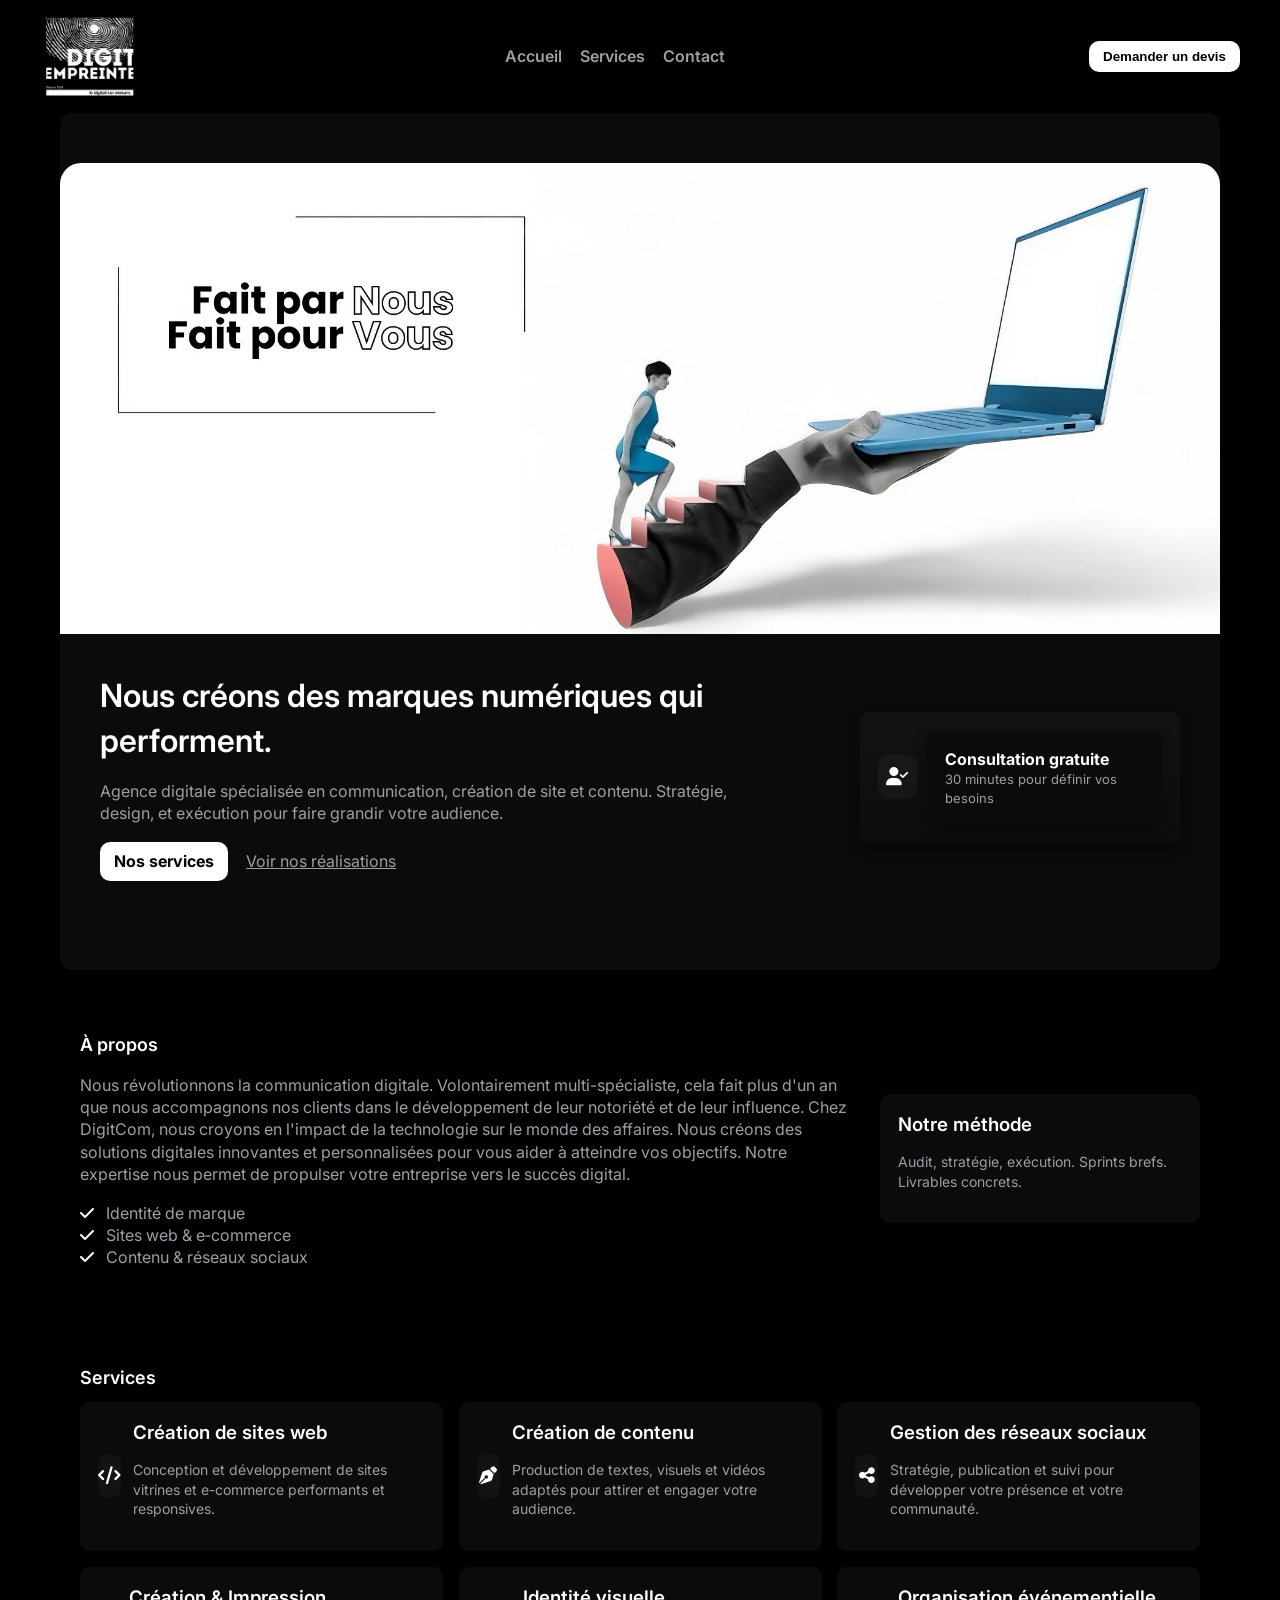
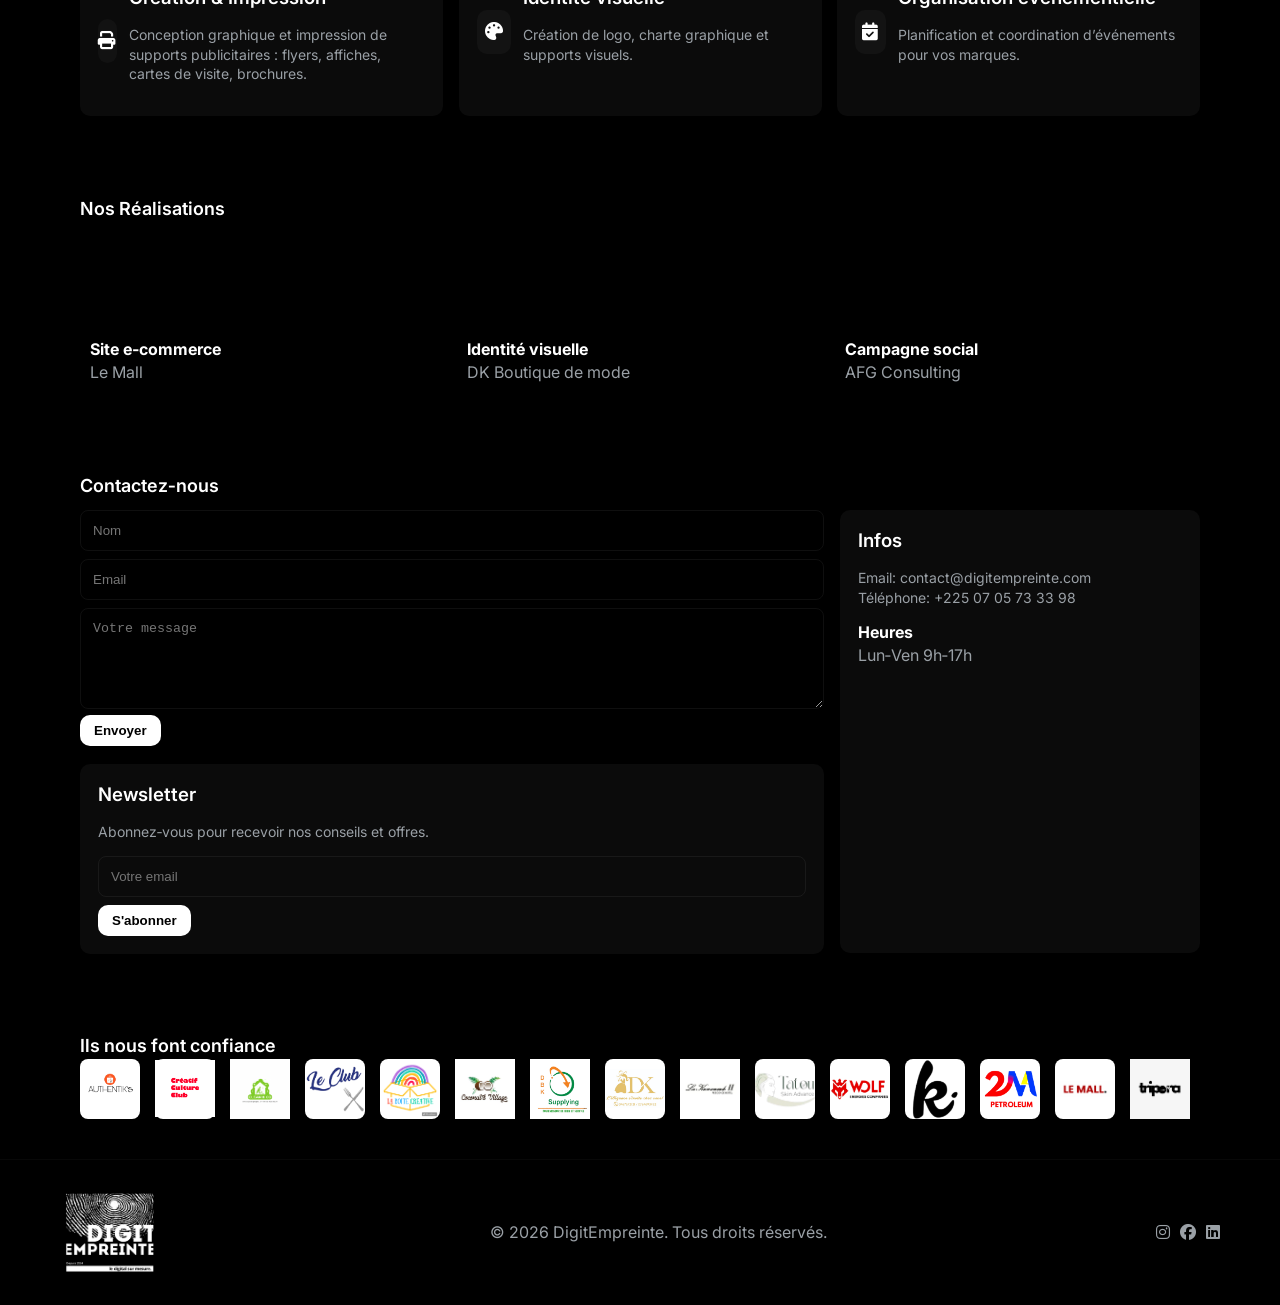
<file: index.html>
<!doctype html>
<html lang="fr">
<head>
    <meta charset="utf-8">
    <meta name="viewport" content="width=device-width,initial-scale=1">
    <title>DigitEmpreinte</title>
    <link rel="preconnect" href="https://fonts.gstatic.com">
    <link href="https://fonts.googleapis.com/css2?family=Inter:wght@300;400;600;700&display=swap" rel="stylesheet">
    <!-- Font Awesome -->
<!-- Font Awesome -->
    <link rel="stylesheet" href="https://cdnjs.cloudflare.com/ajax/libs/font-awesome/6.5.0/css/all.min.css" />
    <link rel="stylesheet" href="style.css">
</head>
<body>
<!-- HTML Header portion avec logo image -->
<header>
  <div class="container nav">
    <div class="brand">
      <img src="images/logo.png" alt="Logo Mon Agence" style="width:100px;height:auto;border-radius:8px;object-fit:cover">
    </div>
    <nav>
      <ul>
        <li><a href="#accueil">Accueil</a></li>
        <li><a href="services.html">Services</a></li>
        <li><a href="contact.html">Contact</a></li>
      </ul>
    </nav>
    <div class="cta">
      <button class="btn" onclick="location.href='form.html'">Demander un devis</button>
      <button class="hamburger" id="hambBtn" aria-label="menu"><i class="fa-solid fa-bars"></i></button>
    </div>
  </div>
  <div class="mobile-nav container" id="mobileNav">
    <a href="index.html"><i class="fa-solid fa-house"></i> Accueil</a>
    <a href="services.html"><i class="fa-solid fa-gear"></i> Services</a>
    <a href="contact.html"><i class="fa-solid fa-envelope"></i> Contact</a>
  </div>
</header>


  <main class="container">
    <!-- HERO -->
    <section id="accueil" class="hero">
    <div class="hero-img">
    <img src="images/hero.jpg" alt="Image Hero" style="width:auto; border-top-left-radius:21px; border-top-right-radius:21px">
    </div>
    <div class="hero-inner">
        <div style="flex:1">
          <h1>Nous créons des marques numériques qui performent.</h1>
          <p>Agence digitale spécialisée en communication, création de site et contenu. Stratégie, design, et exécution pour faire grandir votre audience.</p>
          <div style="margin-top:18px;display:flex;gap:10px;align-items:center">
            <a class="btn" href="#services">Nos services</a>
            <a class="muted" href="#lafabrik" style="text-decoration:underline;padding:8px">Voir nos réalisations</a>
          </div>
        </div>
        <div style="width:320px">
          <div class="card" style="padding:18px;background:linear-gradient(180deg, rgba(255,255,255,0.03), rgba(255,255,255,0.01));">
            <div style="display:flex;gap:10px;align-items:center">
              <div class="icon"><i class="fa-solid fa-user-check"></i></div>
              <div class="card">
                <div style="font-weight:700">Consultation gratuite</div>
                <div class="muted" style="font-size:13px">30 minutes pour définir vos besoins</div>
              </div>
            </div>
          </div>
        </div>
      </div>
    </section>

    <!-- A PROPOS -->
    <section id="apropos">
      <div class="container">
        <div class="about">
          <div>
            <h2>À propos</h2>
            <p class="muted">Nous révolutionnons la communication digitale. Volontairement multi-spécialiste, cela fait plus d'un an que nous accompagnons nos clients dans le développement de leur notoriété et de leur influence.
            Chez DigitCom, nous croyons en l'impact de la technologie sur le monde des affaires. Nous créons des solutions digitales innovantes et personnalisées pour vous aider à atteindre vos objectifs. Notre expertise nous permet de propulser votre entreprise vers le succès digital.</p>
            <ul style="margin-top:12px;list-style:none;padding:0">
              <li class="muted"><i class="fa-solid fa-check" style="margin-right:8px;color:var(--accent)"></i> Identité de marque</li>
              <li class="muted"><i class="fa-solid fa-check" style="margin-right:8px;color:var(--accent)"></i> Sites web & e‑commerce</li>
              <li class="muted"><i class="fa-solid fa-check" style="margin-right:8px;color:var(--accent)"></i> Contenu & réseaux sociaux</li>
            </ul>
          </div>
          <div>
            <div class="card">
              <h3>Notre méthode</h3>
              <p class="muted">Audit, stratégie, exécution. Sprints brefs. Livrables concrets.</p>
            </div>
          </div>
        </div>
      </div>
    </section>

    <!-- SERVICES -->
    <section id="services">
        <div class="container">
            <h2>Services</h2>
            <div class="services-grid" style="margin-top:12px">

              <article class="card">
                  <div style="display:flex;gap:12px;align-items:center">
                    <div class="icon"><i class="fa-solid fa-code"></i></div>
                    <div>
                        <h3>Création de sites web</h3>
                        <p class="muted">Conception et développement de sites vitrines et e-commerce performants et responsives.</p>
                    </div>
                  </div>
              </article>

              <article class="card">
                  <div style="display:flex;gap:12px;align-items:center">
                  <div class="icon"><i class="fa-solid fa-pen-nib"></i></div>
                  <div>
                      <h3>Création de contenu</h3>
                      <p class="muted">Production de textes, visuels et vidéos adaptés pour attirer et engager votre audience.</p>
                  </div>
                  </div>
              </article>

              <article class="card">
                  <div style="display:flex;gap:12px;align-items:center">
                  <div class="icon"><i class="fa-solid fa-share-nodes"></i></div>
                  <div>
                      <h3>Gestion des réseaux sociaux</h3>
                      <p class="muted">Stratégie, publication et suivi pour développer votre présence et votre communauté.</p>
                  </div>
                  </div>
              </article>

              <article class="card">
                <div style="display:flex;gap:12px;align-items:center">
                  <div class="icon"><i class="fa-solid fa-print"></i></div>
                  <div>
                    <h3>Création & Impression</h3>
                    <p class="muted">Conception graphique et impression de supports publicitaires : flyers, affiches, cartes de visite, brochures.</p>
                  </div>
                </div>
              </article>

              <article class="card">
                <div style="display:flex;gap:12px;align-items:center">
                  <div class="icon"><i class="fa-solid fa-palette"></i></div>
                  <div>
                    <h3>Identité visuelle</h3>
                    <p class="muted">Création de logo, charte graphique et supports visuels.</p>
                  </div>
                </div>
              </article>

              <article class="card">
                <div style="display:flex;gap:12px;align-items:center">
                  <div class="icon"><i class="fa-solid fa-calendar-check"></i></div>
                  <div>
                    <h3>Organisation événementielle</h3>
                    <p class="muted">Planification et coordination d’événements pour vos marques.</p>
                  </div>
                </div>
              </article>

            </div>
        </div>
    </section>


    <!-- REALISATIONS / LA FABRIK -->
    <section id="lafabrik">
      <div class="container">
        <h2>Nos Réalisations</h2>
        <div class="portfolio-grid" style="margin-top:12px">
          <div class="portfolio-item" style="background-image:url('https://images.unsplash.com/photo-1498050108023-c5249f4df085?q=80&w=1200&auto=format&fit=crop')">
            <div class="overlay"><div><strong>Site e‑commerce</strong><div class="muted">Le Mall</div></div></div>
          </div>
          <div class="portfolio-item" style="background-image:url('https://images.unsplash.com/photo-1507679799987-c73779587ccf?q=80&w=1200&auto=format&fit=crop')">
            <div class="overlay"><div><strong>Identité visuelle</strong><div class="muted">DK Boutique de mode</div></div></div>
          </div>
          <div class="portfolio-item" style="background-image:url('https://images.unsplash.com/photo-1517245386807-bb43f82c33c4?q=80&w=1200&auto=format&fit=crop')">
            <div class="overlay"><div><strong>Campagne social</strong><div class="muted">AFG Consulting</div></div></div>
          </div>
        </div>
      </div>
    </section>

    <!-- CONTACT / NEWSLETTER -->
    <section id="contact">
      <div class="container">
        <h2>Contactez‑nous</h2>
        <div class="contact-grid" style="margin-top:12px">
          <div>
            <form onsubmit="event.preventDefault();alert('Message envoyé (demo)')">
              <input type="text" name="name" placeholder="Nom" required>
              <input type="email" name="email" placeholder="Email" required style="margin-top:8px">
              <textarea name="message" rows="5" placeholder="Votre message" style="margin-top:8px"></textarea>
              <button class="btn submit" type="submit">Envoyer</button>
            </form>
            <div style="margin-top:18px" class="card">
              <h3>Newsletter</h3>
              <p class="muted">Abonnez‑vous pour recevoir nos conseils et offres.</p>
              <form onsubmit="event.preventDefault();alert('Inscription newsletter (demo)')" style="margin-top:8px">
                <input type="email" placeholder="Votre email" required>
                <button class="btn" type="submit" style="margin-top:8px">S'abonner</button>
              </form>
            </div>
          </div>
          <aside class="card">
            <h3>Infos</h3>
            <p class="muted">Email: contact@digitempreinte.com<br>Téléphone: +225 07 05 73 33 98</p>
            <div style="margin-top:12px"><strong>Heures</strong><div class="muted">Lun‑Ven 9h‑17h</div></div>
          </aside>
        </div>
      </div>
    </section>

    <!-- CLIENTS -->
    <section id="clients">
      <div class="container">
        <h2>Ils nous font confiance</h2>
        <div class="clients">
          <div class="client-img">
            <img src="images/athen.PNG" alt="Brand A">
          </div>
          <div class="client-img">
            <img src="images/ccc.PNG" alt="Brand A">
          </div>
          <div class="client-img">
            <img src="images/cleanco.PNG" alt="Brand A">
          </div>
          <div class="client-img">
            <img src="images/club.PNG" alt="Brand A">
          </div>
          <div class="client-img">
            <img src="images/lbc.PNG" alt="Brand A">
          </div>
          <div class="client-img">
            <img src="images/coconut.jpg" alt="Brand A">
          </div>
          <div class="client-img">
            <img src="images/dbk.jpeg" alt="Brand A">
          </div>
          <div class="client-img">
            <img src="images/dk.jpg" alt="Brand A">
          </div>
          <div class="client-img">
            <img src="images/kamonarde.jpg" alt="Brand A">
          </div>
          <div class="client-img">
            <img src="images/tatou.PNG" alt="Brand A">
          </div>
          <div class="client-img">
            <img src="images/wec.PNG" alt="Brand A">
          </div>
          <div class="client-img">
            <img src="images/klaman.png" alt="Brand A">
          </div>
          <div class="client-img">
            <img src="images/2ma.PNG" alt="Brand A">
          </div>
          <div class="client-img">
            <img src="images/lemall.png" alt="Brand A">
          </div>
          <div class="client-img">
            <img src="images/tripora.png" alt="Brand A">
          </div>
        </div>
      </div>
    </section>
  </main>

  <footer>
    <div class="container" style="display:flex;justify-content:space-between;align-items:center;gap:12px;flex-wrap:wrap">
      <div class="brand">
        <img src="images/logo.png" alt="Logo Mon Agence" style="width:100px;height:auto;border-radius:8px;object-fit:cover">
      </div>
      <div class="muted">© <span id="year"></span> DigitEmpreinte. Tous droits réservés.</div>
      <div style="display:flex;gap:10px;align-items:center">
        <a href="#" class="muted"><i class="fa-brands fa-instagram"></i></a>
        <a href="#" class="muted"><i class="fa-brands fa-facebook"></i></a>
        <a href="#" class="muted"><i class="fa-brands fa-linkedin"></i></a>
      </div>
    </div>
  </footer>

  <script src="script.js"></script>
</body>
</html>
</file>
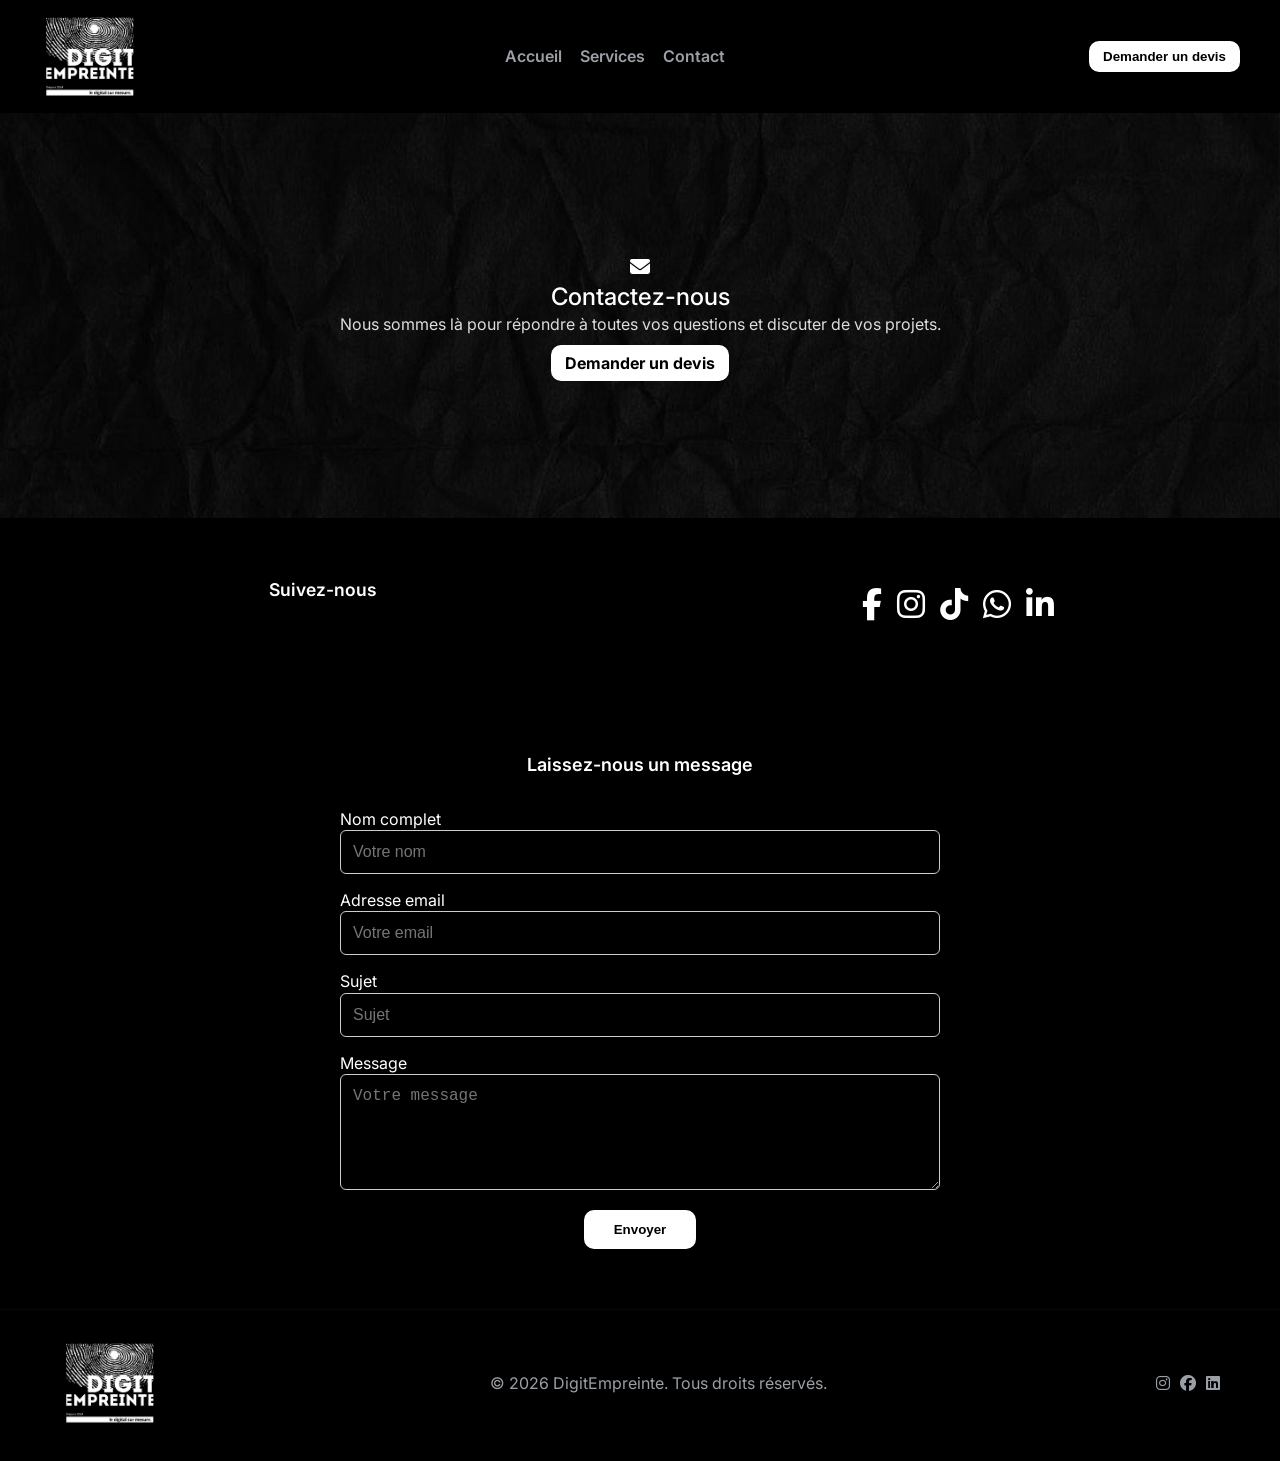
<file: contact.html>
<!doctype html>
<html lang="fr">
<head>
    <meta charset="utf-8">
    <meta name="viewport" content="width=device-width,initial-scale=1">
    <title>DigitEmpreinte</title>
    <link rel="preconnect" href="https://fonts.gstatic.com">
    <link href="https://fonts.googleapis.com/css2?family=Inter:wght@300;400;600;700&display=swap" rel="stylesheet">
    <!-- Font Awesome -->
<!-- Font Awesome -->
    <link rel="stylesheet" href="https://cdnjs.cloudflare.com/ajax/libs/font-awesome/6.5.0/css/all.min.css" />
    <link rel="stylesheet" href="style.css">
</head>
<body>
<!-- HTML Header portion avec logo image -->
<header>
  <div class="container nav">
    <div class="brand">
      <img src="images/logo.png" alt="Logo Mon Agence" style="width:100px;height:auto;border-radius:8px;object-fit:cover">
    </div>
    <nav>
      <ul>
        <li><a href="index.html">Accueil</a></li>
        <li><a href="services.html">Services</a></li>
        <li><a href="contact.html">Contact</a></li>
      </ul>
    </nav>
    <div class="cta">
      <button class="btn" onclick="location.href='form.html'">Demander un devis</button>
      <button class="hamburger" id="hambBtn" aria-label="menu"><i class="fa-solid fa-bars"></i></button>
    </div>
  </div>
  <div class="mobile-nav container" id="mobileNav">
    <a href="index.html"><i class="fa-solid fa-house"></i> Accueil</a>
    <a href="services.html"><i class="fa-solid fa-gear"></i> Services</a>
    <a href="contact.html"><i class="fa-solid fa-envelope"></i> Contact</a>
  </div>
</header>

  <!-- Hero -->
  <section class="hero-service" style="background:url('images/font.jpg') center/cover no-repeat;">
      <div class="hero-content">
        <i class="fa-solid fa-envelope fa-3x"></i>
        <h1>Contactez-nous</h1>
        <p>Nous sommes là pour répondre à toutes vos questions et discuter de vos projets.</p>
        <a href="form.html" class="btn">Demander un devis</a>
      </div>
  </section>

  <!-- Contact details -->
    <div class="contact-item">
        <h3>Suivez-nous</h3>
        <div class="social-icons">
            <a href="https://www.facebook.com/LaFabrikCI" target="_blank"><i class="fa-brands fa-facebook-f"></i></a>
            <a href="https://www.instagram.com/lafabrikci" target="_blank"><i class="fa-brands fa-instagram"></i></a>
            <a href="https://www.tiktok.com/@lafabrikci" target="_blank"><i class="fa-brands fa-tiktok"></i></a>
            <a href="https://wa.me/22500000000" target="_blank"><i class="fa-brands fa-whatsapp"></i></a>
            <a href="https://www.linkedin.com/company/lafabrik" target="_blank"><i class="fa-brands fa-linkedin-in"></i></a>
        </div>
    </div>

  <!-- Formulaire -->
  <section class="contact-form" id="form-contact">
    <div class="container">
      <h2>Laissez-nous un message</h2>
        <form id="contact-form" action="mailto:contact@lafabrik.com" method="POST" enctype="text/plain">
            <div class="form-group">
                <label for="name">Nom complet</label>
                <input type="text" id="name" name="name" placeholder="Votre nom" required>
            </div>
            <div class="form-group">
                <label for="email">Adresse email</label>
                <input type="email" id="email" name="email" placeholder="Votre email" required>
            </div>
            <div class="form-group">
                <label for="subject">Sujet</label>
                <input type="text" id="subject" name="subject" placeholder="Sujet" required>
            </div>
            <div class="form-group">
                <label for="message">Message</label>
                <textarea id="message" name="message" rows="5" placeholder="Votre message" required></textarea>
            </div>
            <button type="submit" class="btn">Envoyer</button>
        </form>
    </div>
  </section>

  <!-- Footer -->
  <footer>
    <div class="container" style="display:flex;justify-content:space-between;align-items:center;gap:12px;flex-wrap:wrap">
      <div class="brand">
        <img src="images/logo.png" alt="Logo Mon Agence" style="width:100px;height:auto;border-radius:8px;object-fit:cover">
      </div>
      <div class="muted">© <span id="year"></span> DigitEmpreinte. Tous droits réservés.</div>
      <div style="display:flex;gap:10px;align-items:center">
        <a href="#" class="muted"><i class="fa-brands fa-instagram"></i></a>
        <a href="#" class="muted"><i class="fa-brands fa-facebook"></i></a>
        <a href="#" class="muted"><i class="fa-brands fa-linkedin"></i></a>
      </div>
    </div>
  </footer>

  <script src="script.js"></script>
</body>
</html>
</file>
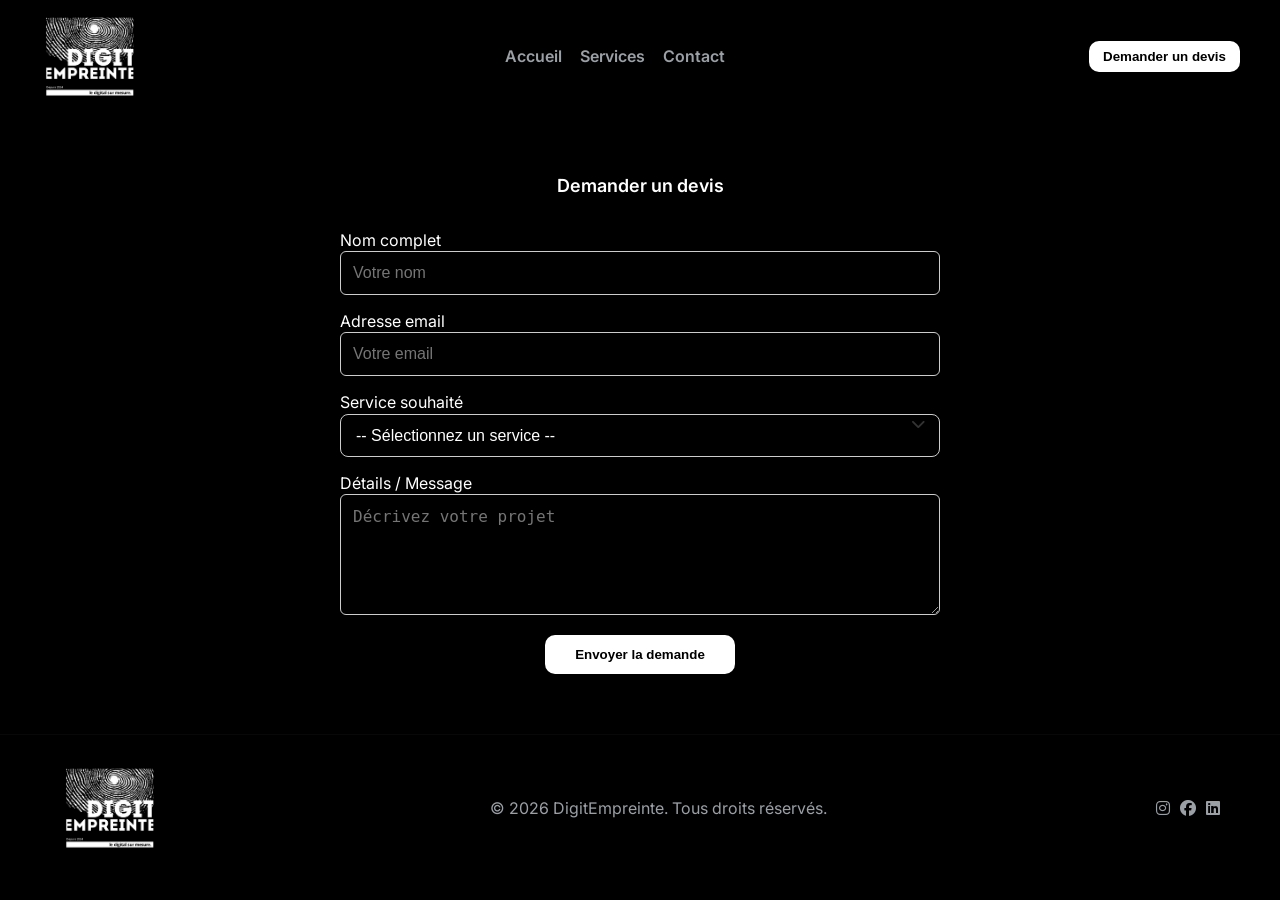
<file: form.html>
<!doctype html>
<html lang="fr">
<head>
    <meta charset="utf-8">
    <meta name="viewport" content="width=device-width,initial-scale=1">
    <title>DigitEmpreinte</title>
    <link rel="preconnect" href="https://fonts.gstatic.com">
    <link href="https://fonts.googleapis.com/css2?family=Inter:wght@300;400;600;700&display=swap" rel="stylesheet">
    <!-- Font Awesome -->
<!-- Font Awesome -->
    <link rel="stylesheet" href="https://cdnjs.cloudflare.com/ajax/libs/font-awesome/6.5.0/css/all.min.css" />
    <link rel="stylesheet" href="style.css">
</head>
<body>
<!-- HTML Header portion avec logo image -->
<header>
  <div class="container nav">
    <div class="brand">
      <img src="images/logo.png" alt="Logo Mon Agence" style="width:100px;height:auto;border-radius:8px;object-fit:cover">
    </div>
    <nav>
      <ul>
        <li><a href="index.html">Accueil</a></li>
        <li><a href="services.html">Services</a></li>
        <li><a href="contact.html">Contact</a></li>
      </ul>
    </nav>
    <div class="cta">
      <button class="btn" onclick="location.href='#contact'">Demander un devis</button>
      <button class="hamburger" id="hambBtn" aria-label="menu"><i class="fa-solid fa-bars"></i></button>
    </div>
  </div>
  <div class="mobile-nav container" id="mobileNav">
    <a href="index.html"><i class="fa-solid fa-house"></i> Accueil</a>
    <a href="services.html"><i class="fa-solid fa-gear"></i> Services</a>
    <a href="contact.html"><i class="fa-solid fa-envelope"></i> Contact</a>
  </div>
</header>

<section class="contact-form" id="form-devis">
  <div class="container">
    <h2>Demander un devis</h2>
    <form action="mailto:contact@lafabrik.com" method="POST" enctype="text/plain">
      <div class="form-group">
        <label for="name">Nom complet</label>
        <input type="text" id="name" name="name" placeholder="Votre nom" required>
      </div>

      <div class="form-group">
        <label for="email">Adresse email</label>
        <input type="email" id="email" name="email" placeholder="Votre email" required>
      </div>

        <div class="form-group select-wrapper">
        <label for="service">Service souhaité</label>
        <select id="service" name="service" required>
            <option value="">-- Sélectionnez un service --</option>
            <option value="Création de site web">Création de site web</option>
            <option value="Création de contenu">Création de contenu</option>
            <option value="Gestion des réseaux sociaux">Gestion des réseaux sociaux</option>
            <option value="Création & Impression">Création & Impression</option>
            <option value="Identité visuelle">Identité visuelle</option>
            <option value="Organisation événementielle">Organisation événementielle</option>
        </select>
        </div>

      <div class="form-group">
        <label for="details">Détails / Message</label>
        <textarea id="details" name="details" rows="5" placeholder="Décrivez votre projet" required></textarea>
      </div>

      <button type="submit" class="btn">Envoyer la demande</button>
    </form>
  </div>
</section>
 <!-- Footer -->
  <footer>
    <div class="container" style="display:flex;justify-content:space-between;align-items:center;gap:12px;flex-wrap:wrap">
      <div class="brand">
        <img src="images/logo.png" alt="Logo Mon Agence" style="width:100px;height:auto;border-radius:8px;object-fit:cover">
      </div>
      <div class="muted">© <span id="year"></span> DigitEmpreinte. Tous droits réservés.</div>
      <div style="display:flex;gap:10px;align-items:center">
        <a href="#" class="muted"><i class="fa-brands fa-instagram"></i></a>
        <a href="#" class="muted"><i class="fa-brands fa-facebook"></i></a>
        <a href="#" class="muted"><i class="fa-brands fa-linkedin"></i></a>
      </div>
    </div>
  </footer>

  <script src="script.js"></script>
</body>
</html>
</file>
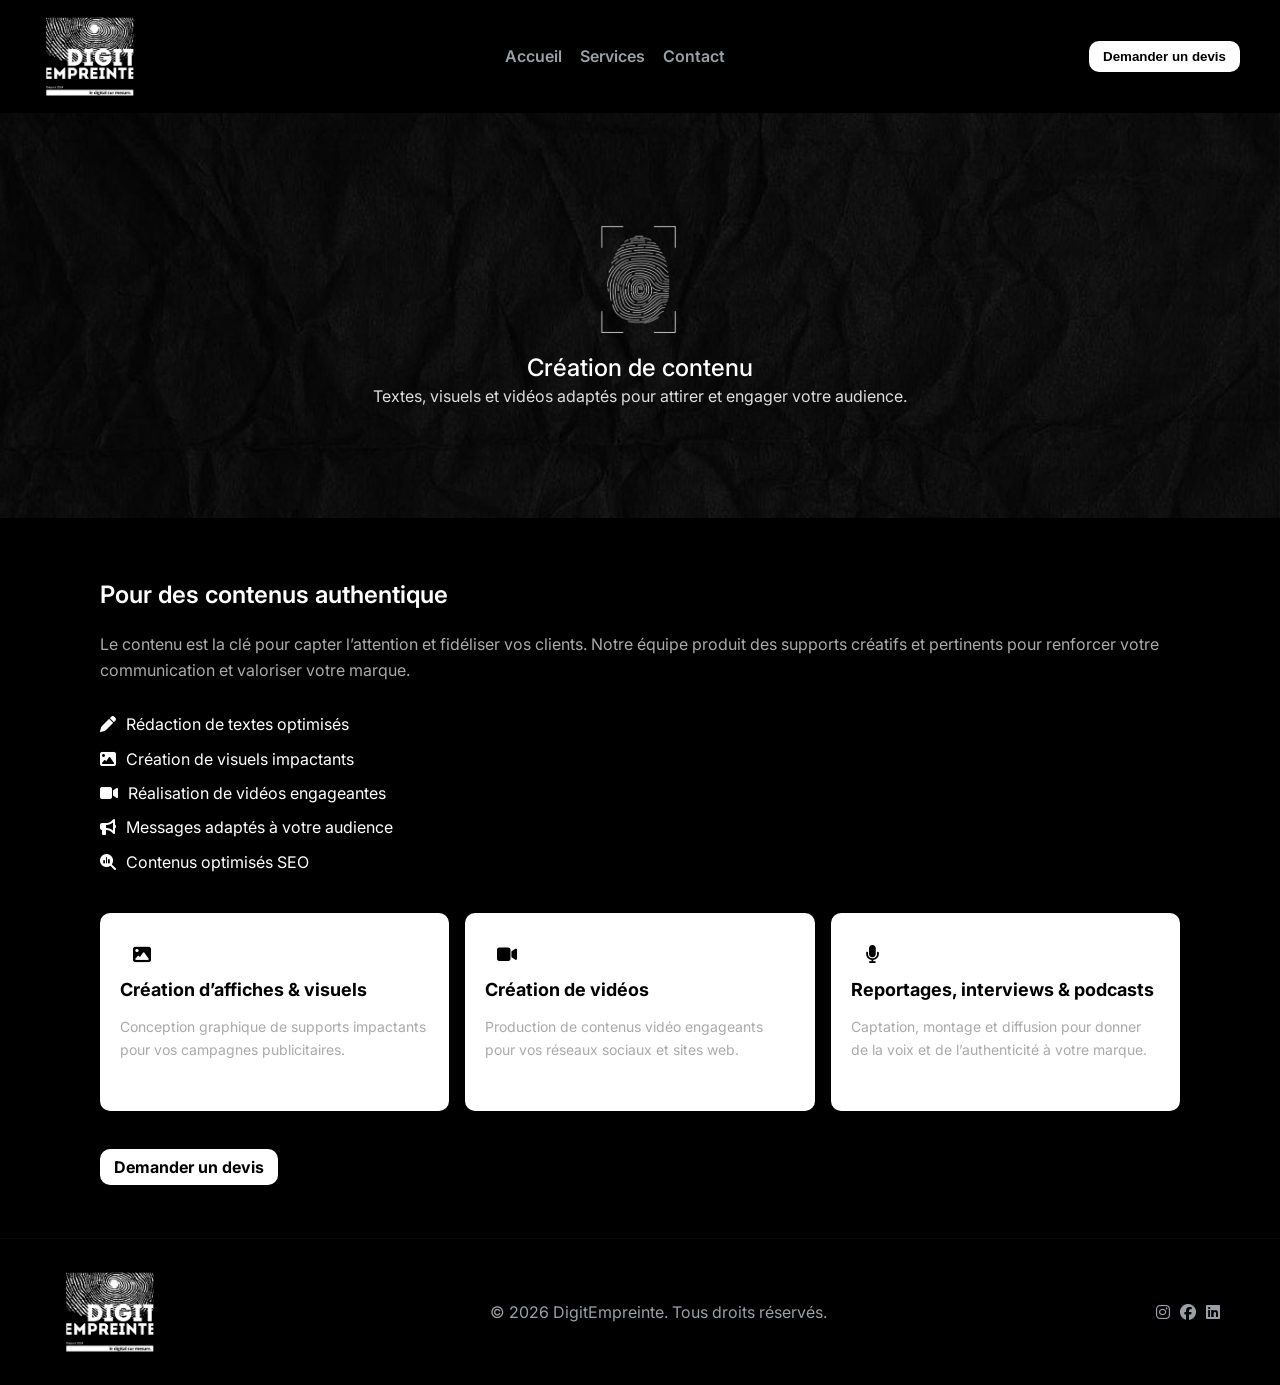
<file: service-contenu.html>
<!doctype html>
<html lang="fr">
<head>
    <meta charset="utf-8">
    <meta name="viewport" content="width=device-width,initial-scale=1">
    <title>DigitEmpreinte</title>
    <link rel="preconnect" href="https://fonts.gstatic.com">
    <link href="https://fonts.googleapis.com/css2?family=Inter:wght@300;400;600;700&display=swap" rel="stylesheet">
    <!-- Font Awesome -->
<!-- Font Awesome -->
    <link rel="stylesheet" href="https://cdnjs.cloudflare.com/ajax/libs/font-awesome/6.5.0/css/all.min.css" />
    <link rel="stylesheet" href="style.css">
</head>
<body>
<!-- HTML Header portion avec logo image -->
<header>
  <div class="container nav">
    <div class="brand">
      <img src="images/logo.png" alt="Logo Mon Agence" style="width:100px;height:auto;border-radius:8px;object-fit:cover">
    </div>
    <nav>
      <ul>
        <li><a href="index.html">Accueil</a></li>
        <li><a href="services.html">Services</a></li>
        <li><a href="contact.html">Contact</a></li>
      </ul>
    </nav>
    <div class="cta">
      <button class="btn" onclick="location.href='form.html'">Demander un devis</button>
      <button class="hamburger" id="hambBtn" aria-label="menu"><i class="fa-solid fa-bars"></i></button>
    </div>
  </div>
  <div class="mobile-nav container" id="mobileNav">
    <a href="index.html"><i class="fa-solid fa-house"></i> Accueil</a>
    <a href="services.html"><i class="fa-solid fa-gear"></i> Services</a>
    <a href="contact.html"><i class="fa-solid fa-envelope"></i> Contact</a>
  </div>
</header>

    <!-- Hero section -->
    <section class="hero-service">
        <div class="hero-content">
            <img src="images/logoderive.png" alt="logoderive">
            <h1>Création de contenu</h1>
            <p>Textes, visuels et vidéos adaptés pour attirer et engager votre audience.</p>
        </div>
    </section>

  <!-- Détails du service -->
  <main class="container">
    <section class="service-details">
      <div class="container">
        <h2>Pour des contenus authentique</h2>
        <p>
          Le contenu est la clé pour capter l’attention et fidéliser vos clients.
          Notre équipe produit des supports créatifs et pertinents pour renforcer votre communication et valoriser votre marque.
        </p>

        <ul class="service-features">
          <li><i class="fa-solid fa-pen"></i> Rédaction de textes optimisés</li>
          <li><i class="fa-solid fa-image"></i> Création de visuels impactants</li>
          <li><i class="fa-solid fa-video"></i> Réalisation de vidéos engageantes</li>
          <li><i class="fa-solid fa-bullhorn"></i> Messages adaptés à votre audience</li>
          <li><i class="fa-solid fa-magnifying-glass-chart"></i> Contenus optimisés SEO</li>
        </ul>

        <div class="services-grid" style="margin-top:12px">

            <a href="#services-grid" class="service-card">
                <div class="icon" style="color: #000;"><i class="fa-solid fa-image"></i></div>
                <h3>Création d’affiches & visuels</h3>
                <p class="muted">Conception graphique de supports impactants pour vos campagnes publicitaires.</p>
            </a>

            <a href="#services-grid" class="service-card">
                <div class="icon" style="color: #000;"><i class="fa-solid fa-video"></i></div>
                <h3>Création de vidéos</h3>
                <p class="muted">Production de contenus vidéo engageants pour vos réseaux sociaux et sites web.</p>
            </a>

            <a href="#services-grid" class="service-card">
                <div class="icon" style="color: #000;"><i class="fa-solid fa-microphone"></i></div>
                <h3>Reportages, interviews & podcasts</h3>
                <p class="muted">Captation, montage et diffusion pour donner de la voix et de l’authenticité à votre marque.</p>
            </a>

        </div>
        <br><br>
        <a href="contact.html" class="btn">Demander un devis</a>
      </div>
    </section>
  </main>

  <footer>
    <div class="container" style="display:flex;justify-content:space-between;align-items:center;gap:12px;flex-wrap:wrap">
      <div class="brand">
        <img src="images/logo.png" alt="Logo Mon Agence" style="width:100px;height:auto;border-radius:8px;object-fit:cover">
      </div>
      <div class="muted">© <span id="year"></span> DigitEmpreinte. Tous droits réservés.</div>
      <div style="display:flex;gap:10px;align-items:center">
        <a href="#" class="muted"><i class="fa-brands fa-instagram"></i></a>
        <a href="#" class="muted"><i class="fa-brands fa-facebook"></i></a>
        <a href="#" class="muted"><i class="fa-brands fa-linkedin"></i></a>
      </div>
    </div>
  </footer>

  <script src="script.js"></script>
</body>
</html>
</file>
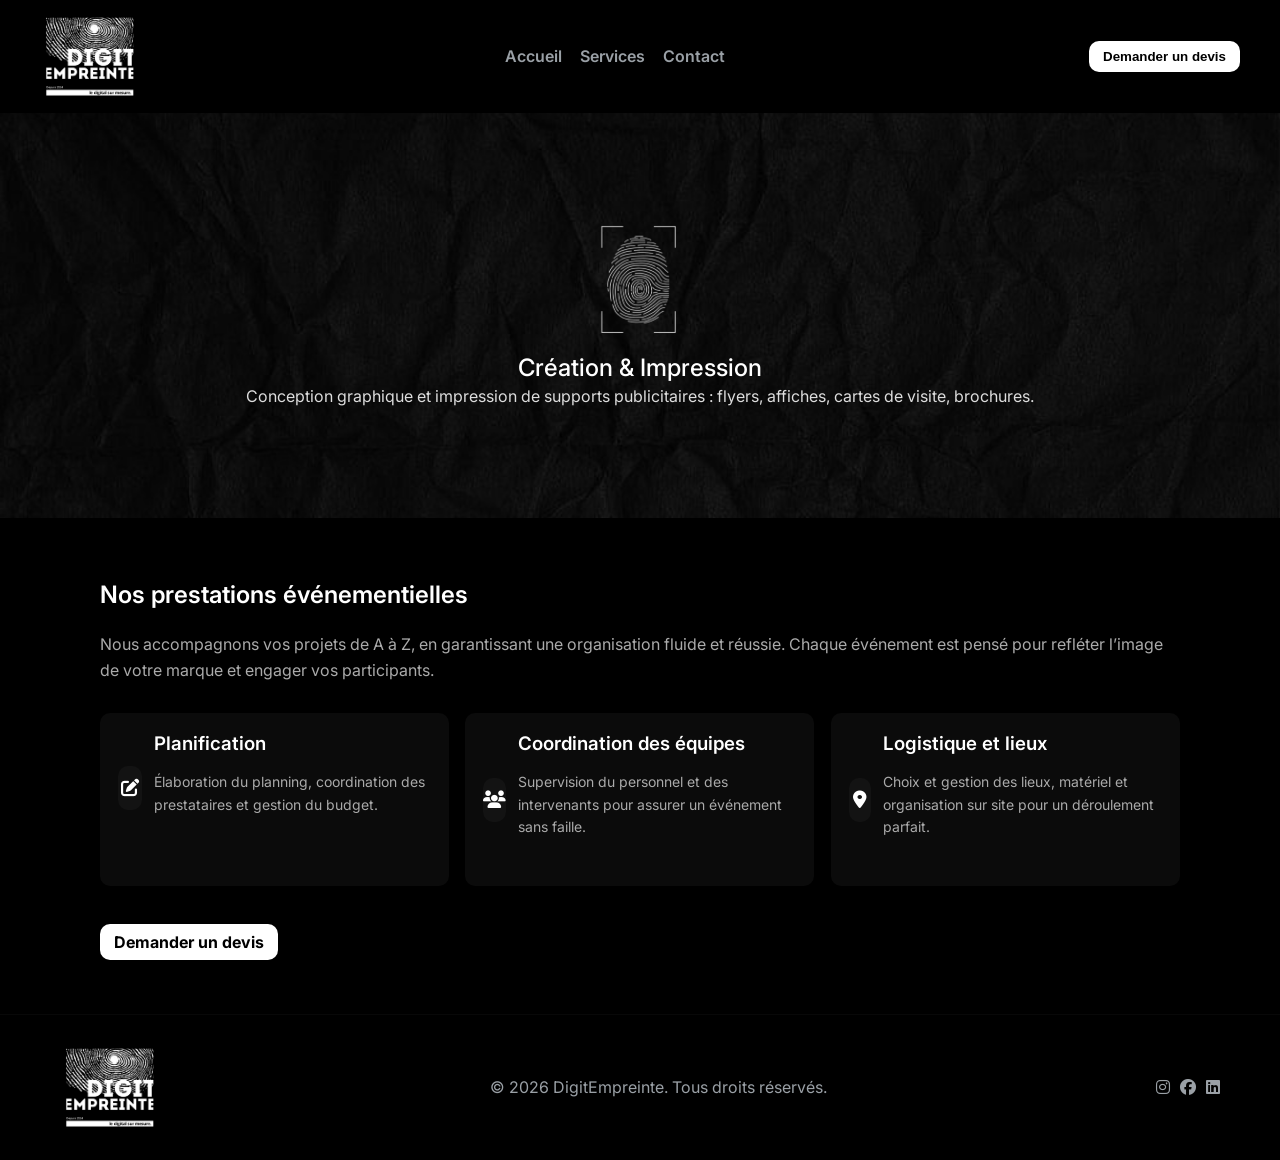
<file: service-evenement.html>
<!doctype html>
<html lang="fr">
<head>
    <meta charset="utf-8">
    <meta name="viewport" content="width=device-width,initial-scale=1">
    <title>DigitEmpreinte</title>
    <link rel="preconnect" href="https://fonts.gstatic.com">
    <link href="https://fonts.googleapis.com/css2?family=Inter:wght@300;400;600;700&display=swap" rel="stylesheet">
    <!-- Font Awesome -->
<!-- Font Awesome -->
    <link rel="stylesheet" href="https://cdnjs.cloudflare.com/ajax/libs/font-awesome/6.5.0/css/all.min.css" />
    <link rel="stylesheet" href="style.css">
</head>
<body>
<!-- HTML Header portion avec logo image -->
<header>
  <div class="container nav">
    <div class="brand">
      <img src="images/logo.png" alt="Logo Mon Agence" style="width:100px;height:auto;border-radius:8px;object-fit:cover">
    </div>
    <nav>
      <ul>
        <li><a href="index.html">Accueil</a></li>
        <li><a href="services.html">Services</a></li>
        <li><a href="contact.html">Contact</a></li>
      </ul>
    </nav>
    <div class="cta">
      <button class="btn" onclick="location.href='form.html'">Demander un devis</button>
      <button class="hamburger" id="hambBtn" aria-label="menu"><i class="fa-solid fa-bars"></i></button>
    </div>
  </div>
  <div class="mobile-nav container" id="mobileNav">
    <a href="index.html"><i class="fa-solid fa-house"></i> Accueil</a>
    <a href="services.html"><i class="fa-solid fa-gear"></i> Services</a>
    <a href="contact.html"><i class="fa-solid fa-envelope"></i> Contact</a>
  </div>
</header>
    <!-- Hero section -->
    <section class="hero-service">
        <div class="hero-content">
            <img src="images/logoderive.png" alt="logoderive">
          <h1>Création & Impression</h1>
          <p>Conception graphique et impression de supports publicitaires : flyers, affiches, cartes de visite, brochures.</p>
        </div>
    </section>

  <!-- Détails du service -->
  <main class="container">
    <section class="service-details">
      <div class="container">
        <h2>Nos prestations événementielles</h2>
        <p>
          Nous accompagnons vos projets de A à Z, en garantissant une organisation fluide et réussie.
          Chaque événement est pensé pour refléter l’image de votre marque et engager vos participants.
        </p>

        <div class="services-grid">
          <!-- Card 1 -->
          <div class="card">
            <div style="display:flex;gap:12px;align-items:center">
              <div class="icon"><i class="fa-solid fa-pen-to-square"></i></div>
              <div>
                <h3>Planification</h3>
                <p>Élaboration du planning, coordination des prestataires et gestion du budget.</p>
              </div>
            </div>
          </div>

          <!-- Card 2 -->
          <div class="card">
            <div style="display:flex;gap:12px;align-items:center">
              <div class="icon"><i class="fa-solid fa-users"></i></div>
              <div>
                <h3>Coordination des équipes</h3>
                <p>Supervision du personnel et des intervenants pour assurer un événement sans faille.</p>
              </div>
            </div>
          </div>

          <!-- Card 3 -->
          <div class="card">
            <div style="display:flex;gap:12px;align-items:center">
              <div class="icon"><i class="fa-solid fa-location-dot"></i></div>
              <div>
                <h3>Logistique et lieux</h3>
                <p>Choix et gestion des lieux, matériel et organisation sur site pour un déroulement parfait.</p>
              </div>
            </div>
          </div>
        </div>

        <br><br>
        <a href="contact.html" class="btn">Demander un devis</a>
      </div>
    </section>
  </main>

  <footer>
    <div class="container" style="display:flex;justify-content:space-between;align-items:center;gap:12px;flex-wrap:wrap">
      <div class="brand">
        <img src="images/logo.png" alt="Logo Mon Agence" style="width:100px;height:auto;border-radius:8px;object-fit:cover">
      </div>
      <div class="muted">© <span id="year"></span> DigitEmpreinte. Tous droits réservés.</div>
      <div style="display:flex;gap:10px;align-items:center">
        <a href="#" class="muted"><i class="fa-brands fa-instagram"></i></a>
        <a href="#" class="muted"><i class="fa-brands fa-facebook"></i></a>
        <a href="#" class="muted"><i class="fa-brands fa-linkedin"></i></a>
      </div>
    </div>
  </footer>

  <script src="script.js"></script>
</body>
</html>
</file>
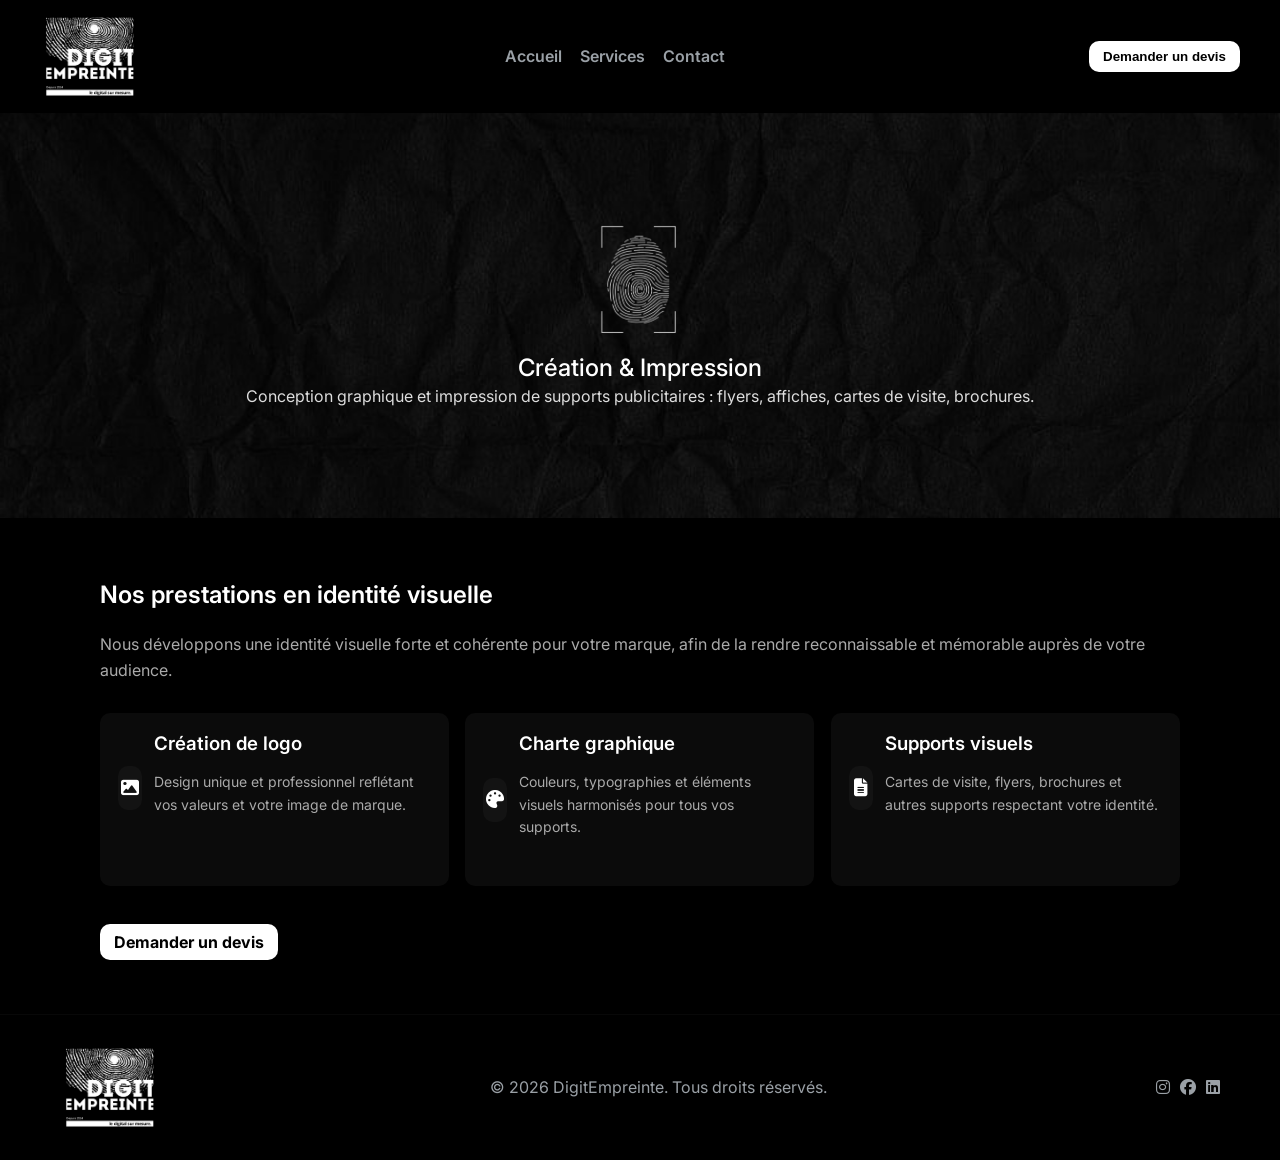
<file: service-identite.html>
<!doctype html>
<html lang="fr">
<head>
    <meta charset="utf-8">
    <meta name="viewport" content="width=device-width,initial-scale=1">
    <title>DigitEmpreinte</title>
    <link rel="preconnect" href="https://fonts.gstatic.com">
    <link href="https://fonts.googleapis.com/css2?family=Inter:wght@300;400;600;700&display=swap" rel="stylesheet">
    <!-- Font Awesome -->
<!-- Font Awesome -->
    <link rel="stylesheet" href="https://cdnjs.cloudflare.com/ajax/libs/font-awesome/6.5.0/css/all.min.css" />
    <link rel="stylesheet" href="style.css">
</head>
<body>
<!-- HTML Header portion avec logo image -->
<header>
  <div class="container nav">
    <div class="brand">
      <img src="images/logo.png" alt="Logo Mon Agence" style="width:100px;height:auto;border-radius:8px;object-fit:cover">
    </div>
    <nav>
      <ul>
        <li><a href="index.html">Accueil</a></li>
        <li><a href="services.html">Services</a></li>
        <li><a href="contact.html">Contact</a></li>
      </ul>
    </nav>
    <div class="cta">
      <button class="btn" onclick="location.href='form.html'">Demander un devis</button>
      <button class="hamburger" id="hambBtn" aria-label="menu"><i class="fa-solid fa-bars"></i></button>
    </div>
  </div>
  <div class="mobile-nav container" id="mobileNav">
    <a href="index.html"><i class="fa-solid fa-house"></i> Accueil</a>
    <a href="services.html"><i class="fa-solid fa-gear"></i> Services</a>
    <a href="contact.html"><i class="fa-solid fa-envelope"></i> Contact</a>
  </div>
</header>

    <!-- Hero section -->
    <section class="hero-service">
        <div class="hero-content">
            <img src="images/logoderive.png" alt="logoderive">
          <h1>Création & Impression</h1>
          <p>Conception graphique et impression de supports publicitaires : flyers, affiches, cartes de visite, brochures.</p>
        </div>
    </section>

  <!-- Détails du service -->
  <main class="container">
    <section class="service-details">
      <div class="container">
        <h2>Nos prestations en identité visuelle</h2>
        <p>
          Nous développons une identité visuelle forte et cohérente pour votre marque, afin de la rendre
          reconnaissable et mémorable auprès de votre audience.
        </p>

        <div class="services-grid">
          <!-- Card 1 -->
          <div class="card">
            <div style="display:flex;gap:12px;align-items:center">
              <div class="icon"><i class="fa-solid fa-image"></i></div>
              <div>
                <h3>Création de logo</h3>
                <p>Design unique et professionnel reflétant vos valeurs et votre image de marque.</p>
              </div>
            </div>
          </div>

          <!-- Card 2 -->
          <div class="card">
            <div style="display:flex;gap:12px;align-items:center">
              <div class="icon"><i class="fa-solid fa-palette"></i></div>
              <div>
                <h3>Charte graphique</h3>
                <p>Couleurs, typographies et éléments visuels harmonisés pour tous vos supports.</p>
              </div>
            </div>
          </div>

          <!-- Card 3 -->
          <div class="card">
            <div style="display:flex;gap:12px;align-items:center">
              <div class="icon"><i class="fa-solid fa-file-lines"></i></div>
              <div>
                <h3>Supports visuels</h3>
                <p>Cartes de visite, flyers, brochures et autres supports respectant votre identité.</p>
              </div>
            </div>
          </div>
        </div>

        <br><br>
        <a href="contact.html" class="btn">Demander un devis</a>
      </div>
    </section>
  </main>

  <footer>
    <div class="container" style="display:flex;justify-content:space-between;align-items:center;gap:12px;flex-wrap:wrap">
      <div class="brand">
        <img src="images/logo.png" alt="Logo Mon Agence" style="width:100px;height:auto;border-radius:8px;object-fit:cover">
      </div>
      <div class="muted">© <span id="year"></span> DigitEmpreinte. Tous droits réservés.</div>
      <div style="display:flex;gap:10px;align-items:center">
        <a href="#" class="muted"><i class="fa-brands fa-instagram"></i></a>
        <a href="#" class="muted"><i class="fa-brands fa-facebook"></i></a>
        <a href="#" class="muted"><i class="fa-brands fa-linkedin"></i></a>
      </div>
    </div>
  </footer>

  <script src="script.js"></script>
</body>
</html>
</file>
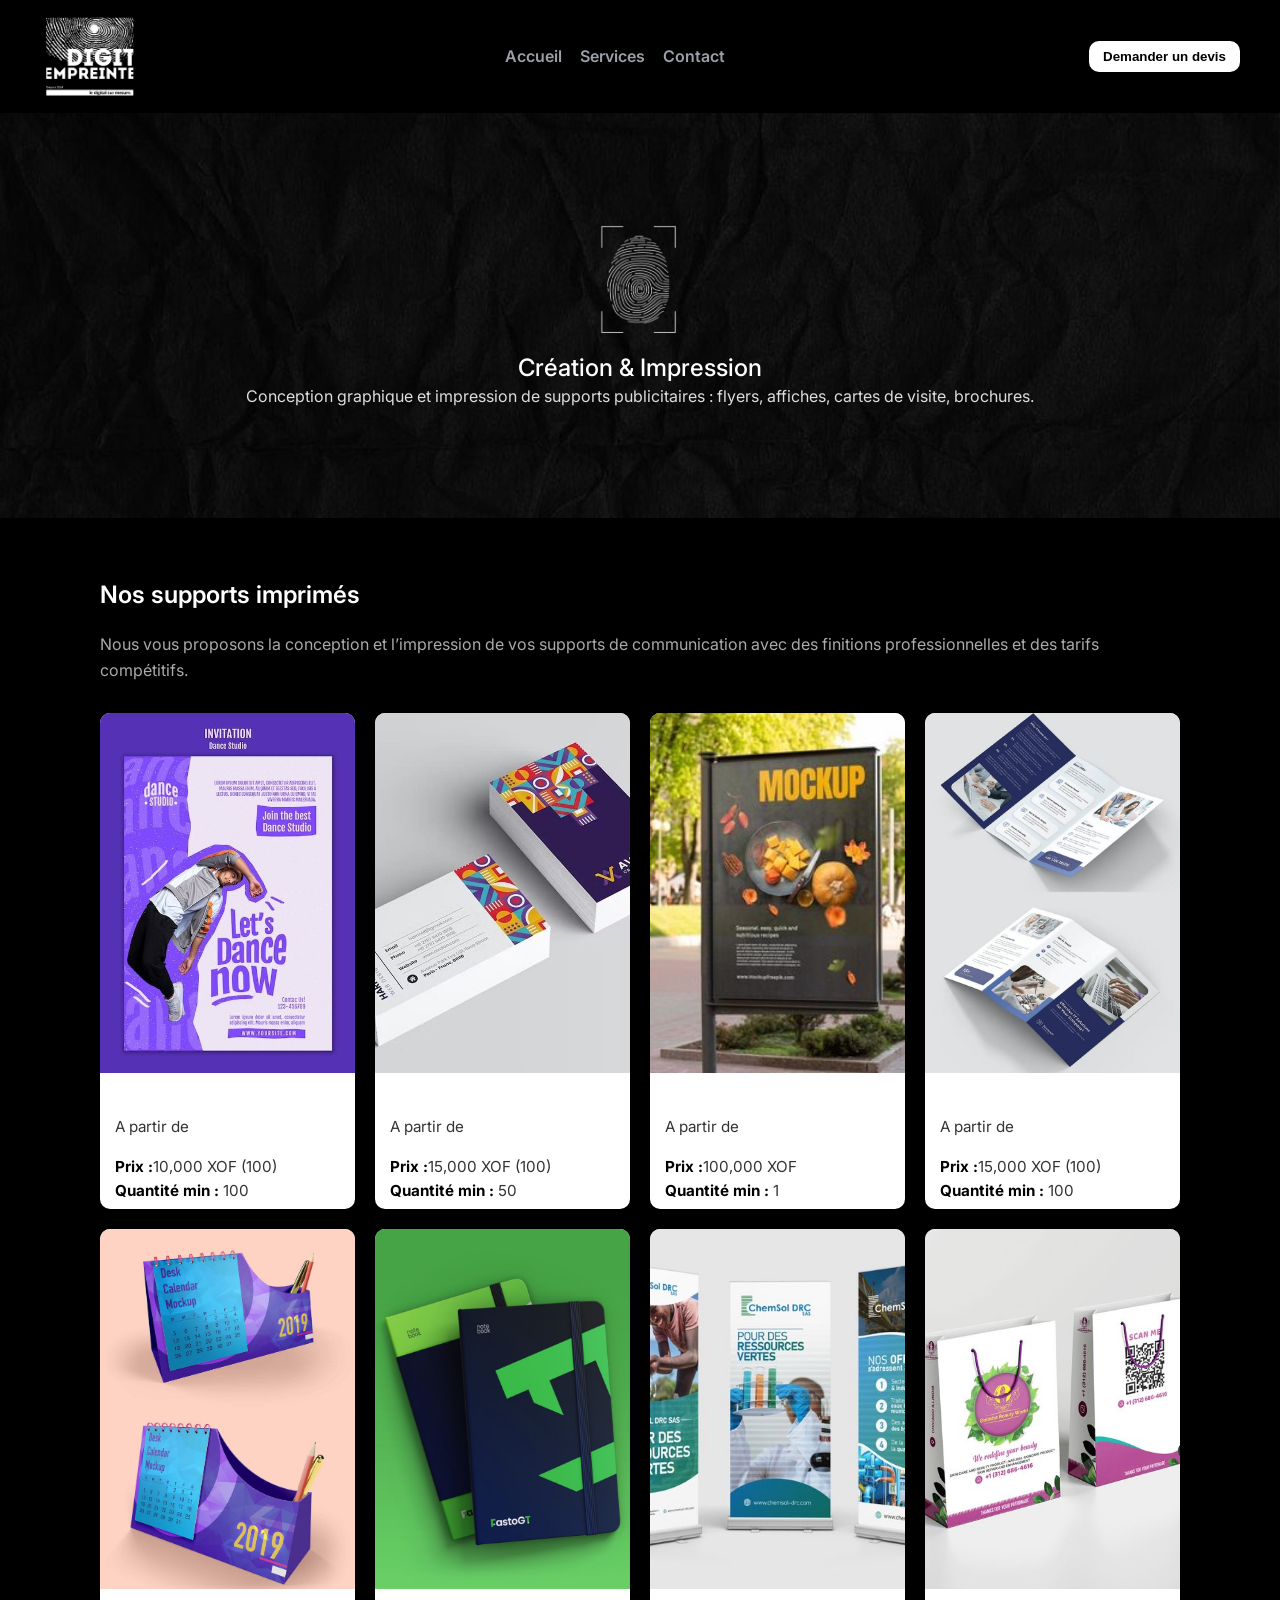
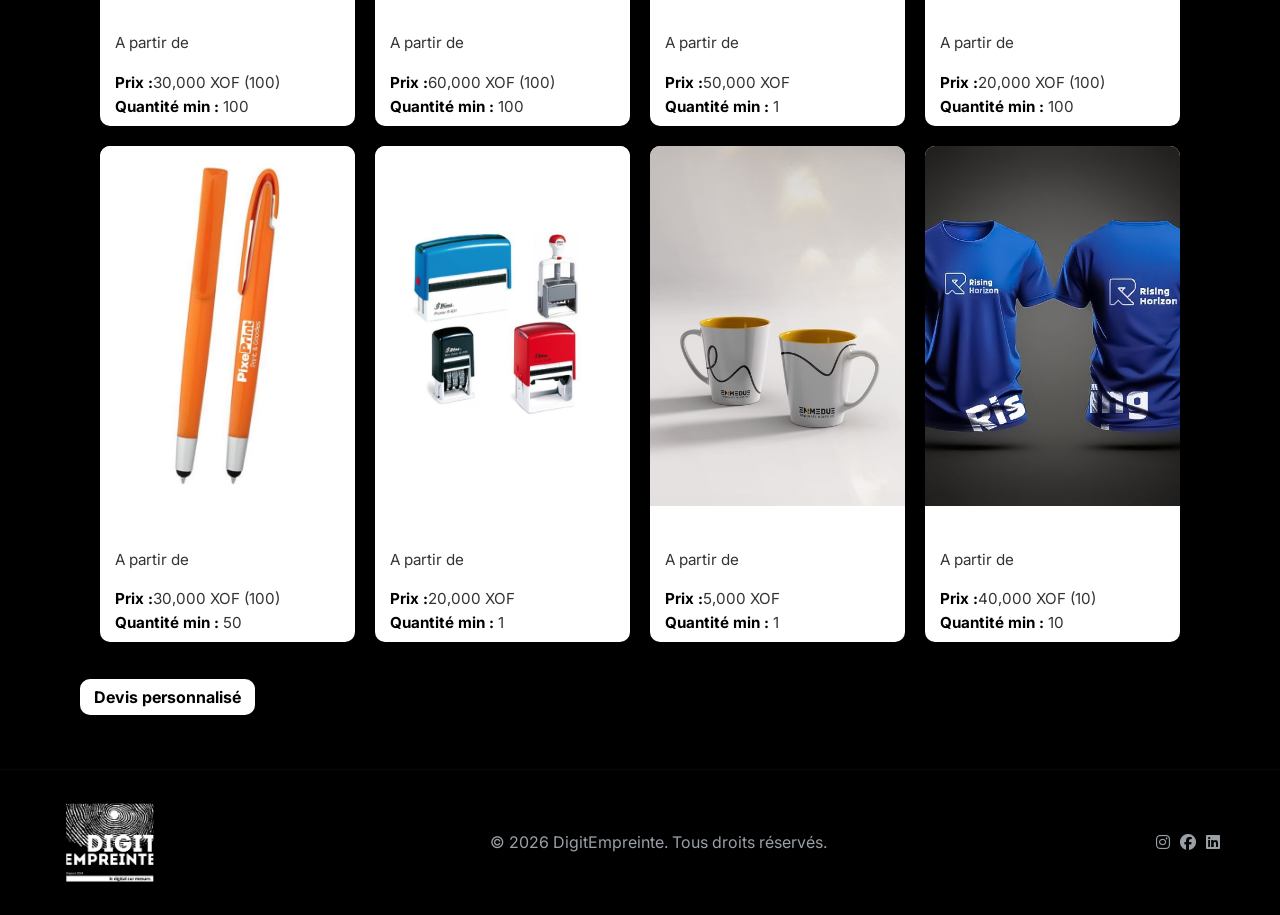
<file: service-impression.html>
<!doctype html>
<html lang="fr">
<head>
    <meta charset="utf-8">
    <meta name="viewport" content="width=device-width,initial-scale=1">
    <title>DigitEmpreinte</title>
    <link rel="preconnect" href="https://fonts.gstatic.com">
    <link href="https://fonts.googleapis.com/css2?family=Inter:wght@300;400;600;700&display=swap" rel="stylesheet">
    <!-- Font Awesome -->
<!-- Font Awesome -->
    <link rel="stylesheet" href="https://cdnjs.cloudflare.com/ajax/libs/font-awesome/6.5.0/css/all.min.css" />
    <link rel="stylesheet" href="style.css">
</head>
<body>
<!-- HTML Header portion avec logo image -->
<header>
  <div class="container nav">
    <div class="brand">
      <img src="images/logo.png" alt="Logo Mon Agence" style="width:100px;height:auto;border-radius:8px;object-fit:cover">
    </div>
    <nav>
      <ul>
        <li><a href="index.html">Accueil</a></li>
        <li><a href="services.html">Services</a></li>
        <li><a href="contact.html">Contact</a></li>
      </ul>
    </nav>
    <div class="cta">
      <button class="btn" onclick="location.href='form.html'">Demander un devis</button>
      <button class="hamburger" id="hambBtn" aria-label="menu"><i class="fa-solid fa-bars"></i></button>
    </div>
  </div>
  <div class="mobile-nav container" id="mobileNav">
    <a href="index.html"><i class="fa-solid fa-house"></i> Accueil</a>
    <a href="services.html"><i class="fa-solid fa-gear"></i> Services</a>
    <a href="contact.html"><i class="fa-solid fa-envelope"></i> Contact</a>
  </div>
</header>

    <!-- Hero section -->
    <section class="hero-service">
        <div class="hero-content">
            <img src="images/logoderive.png" alt="logoderive">
          <h1>Création & Impression</h1>
          <p>Conception graphique et impression de supports publicitaires : flyers, affiches, cartes de visite, brochures.</p>
        </div>
    </section>

  <!-- Détails du service -->
  <main class="container">
    <section class="service-details">
        <div class="container">
          <h2>Nos supports imprimés</h2>
            <p>
              Nous vous proposons la conception et l’impression de vos supports de communication
              avec des finitions professionnelles et des tarifs compétitifs.
            </p>
              <div class="cards-grid">
            <!-- Carte 1 -->
                <div class="card-card">
                    <img src="images/flyer.jpg" alt="Flyers A5">
                    <div class="card-content">
                    <h3>Flyers</h3>
                    <p>A partir de</p>
                    <p><strong>Prix :</strong>10,000 XOF (100) <strong><br>Quantité min :</strong> 100 </p>
                    </div>
                </div>
                
                <!-- Carte 2 -->
                <div class="card-card">
                    <img src="images/cartevisite.jpg" alt="Cartes de visite">
                    <div class="card-content">
                    <h3>Cartes de visite</h3>
                    <p>A partir de</p>
                    <p><strong>Prix :</strong>15,000 XOF (100) <strong><br>Quantité min :</strong> 50 </p>
                    </div>
                </div>

                <!-- Carte 3 -->
                <div class="card-card">
                    <img src="images/affiche.jpg" alt="Affiches A3">
                    <div class="card-content">
                    <h3>Affiches publicitaires</h3>
                    <p>A partir de</p>
                    <p><strong>Prix :</strong>100,000 XOF<strong><br>Quantité min :</strong> 1 </p>
                    </div>
                </div>

                <!-- Carte 4 -->
                <div class="card-card">
                    <img src="images/depli.jpg" alt="Brochures 12 pages">
                    <div class="card-content">
                    <h3>Dépliant</h3>
                    <p>A partir de</p>
                    <p><strong>Prix :</strong>15,000 XOF (100) <strong><br>Quantité min :</strong> 100 </p>
                    </div>
                </div>

                <div class="card-card">
                    <img src="images/calend.jpg" alt="Flyers A5">
                    <div class="card-content">
                    <h3>Calendrier personnalisé</h3>
                    <p>A partir de</p>
                    <p><strong>Prix :</strong>30,000 XOF (100) <strong><br> Quantité min :</strong> 100 </p>
                    </div>
                </div>
                
                <!-- Carte 2 -->
                <div class="card-card">
                    <img src="images/carn.jpg" alt="Cartes de visite">
                    <div class="card-content">
                    <h3>Carnet personnalisé</h3>
                    <p>A partir de</p>
                    <p><strong>Prix :</strong>60,000 XOF (100) <strong><br>Quantité min :</strong> 100 </p>
                    </div>
                </div>

                <!-- Carte 3 -->
                <div class="card-card">
                    <img src="images/kakemono.jpg" alt="Affiches A3">
                    <div class="card-content">
                    <h3>Kakemono</h3>
                    <p>A partir de</p>
                    <p><strong>Prix :</strong>50,000 XOF <strong><br>Quantité min :</strong> 1 </p>
                    </div>
                </div>

                <!-- Carte 4 -->
                <div class="card-card">
                    <img src="images/sacperso.jpg" alt="Brochures 12 pages">
                    <div class="card-content">
                    <h3>Sac personnalisé</h3>
                    <p>A partir de</p>
                    <p><strong>Prix :</strong>20,000 XOF (100) <strong><br>Quantité min :</strong> 100 </p>
                    </div>
                </div>

                <div class="card-card">
                    <img src="images/stylo.jpg" alt="Flyers A5">
                    <div class="card-content">
                    <h3>Stylo personnalisé</h3>
                    <p>A partir de</p>
                    <p><strong>Prix :</strong>30,000 XOF (100) <strong><br>Quantité min :</strong> 50 </p>
                    </div>
                </div>
                
                <!-- Carte 2 -->
                <div class="card-card">
                    <img src="images/tamp.jpg" alt="Cartes de visite">
                    <div class="card-content">
                    <h3>Tampon personnalisé</h3>
                    <p>A partir de</p>
                    <p><strong>Prix :</strong>20,000 XOF <strong><br>Quantité min :</strong> 1 </p>
                    </div>
                </div>

                <!-- Carte 3 -->
                <div class="card-card">
                    <img src="images/tasse.jpg" alt="Affiches A3">
                    <div class="card-content">
                    <h3>Tasse personnalisé</h3>
                    <p>A partir de</p>
                    <p><strong>Prix :</strong>5,000 XOF <strong><br>Quantité min :</strong> 1 </p>
                    </div>
                </div>

                <!-- Carte 4 -->
                <div class="card-card">
                    <img src="images/tshirt.jpg" alt="Brochures 12 pages">
                    <div class="card-content">
                    <h3>Tshirt personnalisé</h3>
                    <p>A partir de</p>
                    <p><strong>Prix :</strong>40,000 XOF (10) <strong><br>Quantité min :</strong> 10 </p>
                    </div>
                </div>
            </div>
            
        </div>

        <br><br>
        <a href="contact.html" class="btn">Devis personnalisé</a>
    </section>
  </main>

  <footer>
    <div class="container" style="display:flex;justify-content:space-between;align-items:center;gap:12px;flex-wrap:wrap">
      <div class="brand">
        <img src="images/logo.png" alt="Logo Mon Agence" style="width:100px;height:auto;border-radius:8px;object-fit:cover">
      </div>
      <div class="muted">© <span id="year"></span> DigitEmpreinte. Tous droits réservés.</div>
      <div style="display:flex;gap:10px;align-items:center">
        <a href="#" class="muted"><i class="fa-brands fa-instagram"></i></a>
        <a href="#" class="muted"><i class="fa-brands fa-facebook"></i></a>
        <a href="#" class="muted"><i class="fa-brands fa-linkedin"></i></a>
      </div>
    </div>
  </footer>

  <script src="script.js"></script>
</body>
</html>
</file>
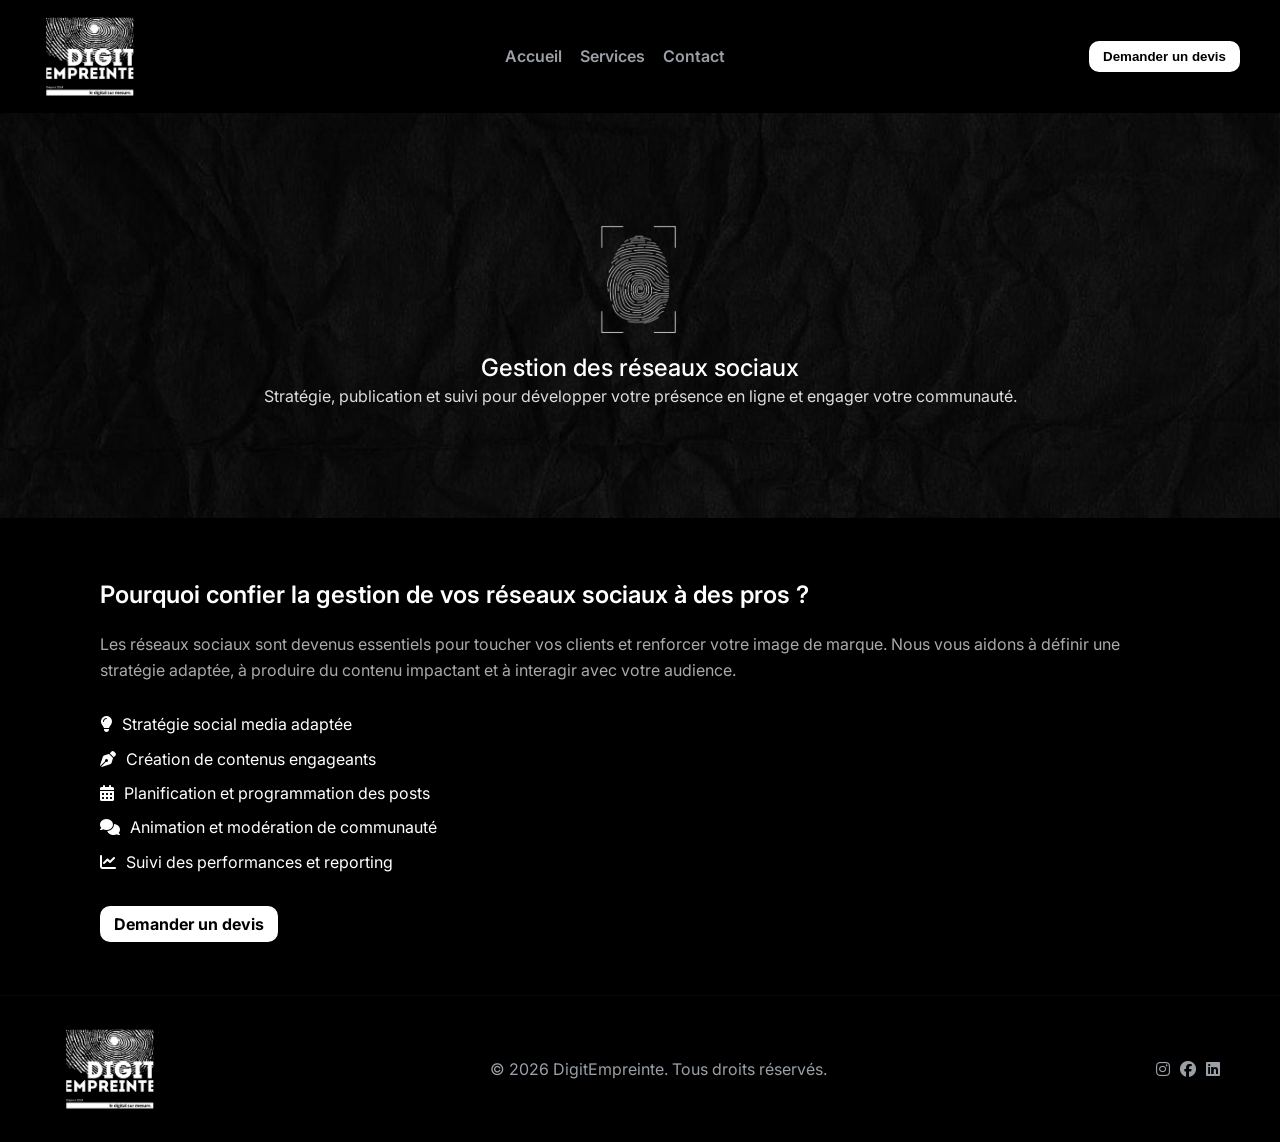
<file: service-reseaux.html>
<!doctype html>
<html lang="fr">
<head>
    <meta charset="utf-8">
    <meta name="viewport" content="width=device-width,initial-scale=1">
    <title>DigitEmpreinte</title>
    <link rel="preconnect" href="https://fonts.gstatic.com">
    <link href="https://fonts.googleapis.com/css2?family=Inter:wght@300;400;600;700&display=swap" rel="stylesheet">
    <!-- Font Awesome -->
<!-- Font Awesome -->
    <link rel="stylesheet" href="https://cdnjs.cloudflare.com/ajax/libs/font-awesome/6.5.0/css/all.min.css" />
    <link rel="stylesheet" href="style.css">
</head>
<body>
<!-- HTML Header portion avec logo image -->
<header>
  <div class="container nav">
    <div class="brand">
      <img src="images/logo.png" alt="Logo Mon Agence" style="width:100px;height:auto;border-radius:8px;object-fit:cover">
    </div>
    <nav>
      <ul>
        <li><a href="index.html">Accueil</a></li>
        <li><a href="services.html">Services</a></li>
        <li><a href="contact.html">Contact</a></li>
      </ul>
    </nav>
    <div class="cta">
      <button class="btn" onclick="location.href='form.html'">Demander un devis</button>
      <button class="hamburger" id="hambBtn" aria-label="menu"><i class="fa-solid fa-bars"></i></button>
    </div>
  </div>
  <div class="mobile-nav container" id="mobileNav">
    <a href="index.html"><i class="fa-solid fa-house"></i> Accueil</a>
    <a href="services.html"><i class="fa-solid fa-gear"></i> Services</a>
    <a href="contact.html"><i class="fa-solid fa-envelope"></i> Contact</a>
  </div>
</header>

    <!-- Hero section -->
    <section class="hero-service">
        <div class="hero-content">
            <img src="images/logoderive.png" alt="logoderive">
            <h1>Gestion des réseaux sociaux</h1>
            <p>Stratégie, publication et suivi pour développer votre présence en ligne et engager votre communauté.</p>
        </div>
    </section>

  <!-- Détails du service -->
  <main class="container">
    <section class="service-details">
      <div class="container">
        <h2>Pourquoi confier la gestion de vos réseaux sociaux à des pros ?</h2>
        <p>
          Les réseaux sociaux sont devenus essentiels pour toucher vos clients et renforcer votre image de marque.
          Nous vous aidons à définir une stratégie adaptée, à produire du contenu impactant et à interagir avec votre audience.
        </p>

        <ul class="service-features">
          <li><i class="fa-solid fa-lightbulb"></i> Stratégie social media adaptée</li>
          <li><i class="fa-solid fa-pen-nib"></i> Création de contenus engageants</li>
          <li><i class="fa-solid fa-calendar-days"></i> Planification et programmation des posts</li>
          <li><i class="fa-solid fa-comments"></i> Animation et modération de communauté</li>
          <li><i class="fa-solid fa-chart-line"></i> Suivi des performances et reporting</li>
        </ul>

        <a href="contact.html" class="btn">Demander un devis</a>
      </div>
    </section>
  </main>

  <footer>
    <div class="container" style="display:flex;justify-content:space-between;align-items:center;gap:12px;flex-wrap:wrap">
      <div class="brand">
        <img src="images/logo.png" alt="Logo Mon Agence" style="width:100px;height:auto;border-radius:8px;object-fit:cover">
      </div>
      <div class="muted">© <span id="year"></span> DigitEmpreinte. Tous droits réservés.</div>
      <div style="display:flex;gap:10px;align-items:center">
        <a href="#" class="muted"><i class="fa-brands fa-instagram"></i></a>
        <a href="#" class="muted"><i class="fa-brands fa-facebook"></i></a>
        <a href="#" class="muted"><i class="fa-brands fa-linkedin"></i></a>
      </div>
    </div>
  </footer>

  <script src="script.js"></script>
</body>
</html>
</file>
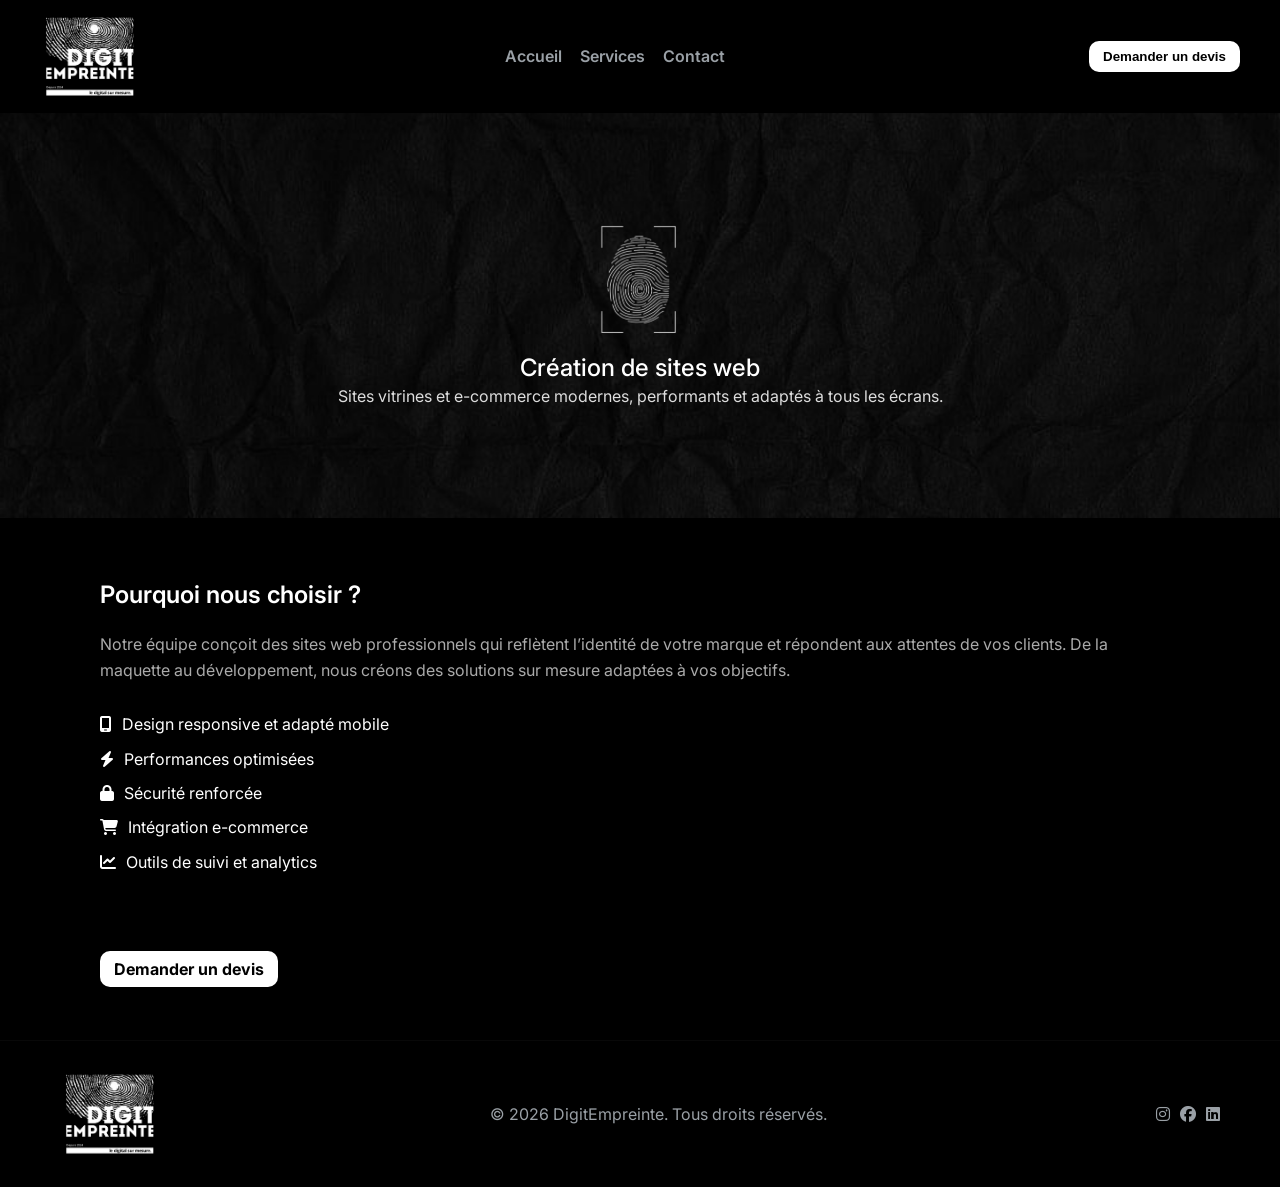
<file: service-sites.html>
<!doctype html>
<html lang="fr">
<head>
    <meta charset="utf-8">
    <meta name="viewport" content="width=device-width,initial-scale=1">
    <title>DigitEmpreinte</title>
    <link rel="preconnect" href="https://fonts.gstatic.com">
    <link href="https://fonts.googleapis.com/css2?family=Inter:wght@300;400;600;700&display=swap" rel="stylesheet">
    <!-- Font Awesome -->
<!-- Font Awesome -->
    <link rel="stylesheet" href="https://cdnjs.cloudflare.com/ajax/libs/font-awesome/6.5.0/css/all.min.css" />
    <link rel="stylesheet" href="style.css">
</head>
<body>
<!-- HTML Header portion avec logo image -->
<header>
  <div class="container nav">
    <div class="brand">
      <img src="images/logo.png" alt="Logo Mon Agence" style="width:100px;height:auto;border-radius:8px;object-fit:cover">
    </div>
    <nav>
      <ul>
        <li><a href="index.html">Accueil</a></li>
        <li><a href="services.html">Services</a></li>
        <li><a href="contact.html">Contact</a></li>
      </ul>
    </nav>
    <div class="cta">
      <button class="btn" onclick="location.href='form.html'">Demander un devis</button>
      <button class="hamburger" id="hambBtn" aria-label="menu"><i class="fa-solid fa-bars"></i></button>
    </div>
  </div>
  <div class="mobile-nav container" id="mobileNav">
    <a href="index.html"><i class="fa-solid fa-house"></i> Accueil</a>
    <a href="services.html"><i class="fa-solid fa-gear"></i> Services</a>
    <a href="contact.html"><i class="fa-solid fa-envelope"></i> Contact</a>
  </div>
</header>

    <!-- Hero section -->
    <section class="hero-service">
        <div class="hero-content">
            <img src="images/logoderive.png" alt="logoderive">
            <h1>Création de sites web</h1>
            <p>Sites vitrines et e-commerce modernes, performants et adaptés à tous les écrans.</p>
        </div>
    </section>

  <!-- Détails du service -->
  <main class="container">
    <section class="service-details">
      <div class="container">
        <h2>Pourquoi nous choisir ?</h2>
        <p>
          Notre équipe conçoit des sites web professionnels qui reflètent l’identité de votre marque
          et répondent aux attentes de vos clients. De la maquette au développement, nous créons des
          solutions sur mesure adaptées à vos objectifs.
        </p>

        <ul class="service-features">
          <li><i class="fa-solid fa-mobile-screen"></i> Design responsive et adapté mobile</li>
          <li><i class="fa-solid fa-bolt"></i> Performances optimisées</li>
          <li><i class="fa-solid fa-lock"></i> Sécurité renforcée</li>
          <li><i class="fa-solid fa-cart-shopping"></i> Intégration e-commerce</li>
          <li><i class="fa-solid fa-chart-line"></i> Outils de suivi et analytics</li>
        </ul>

        <br><br>

        <a href="contact.html" class="btn">Demander un devis</a>
      </div>
    </section>
  </main>

  <footer>
    <div class="container" style="display:flex;justify-content:space-between;align-items:center;gap:12px;flex-wrap:wrap">
      <div class="brand">
        <img src="images/logo.png" alt="Logo Mon Agence" style="width:100px;height:auto;border-radius:8px;object-fit:cover">
      </div>
      <div class="muted">© <span id="year"></span> DigitEmpreinte. Tous droits réservés.</div>
      <div style="display:flex;gap:10px;align-items:center">
        <a href="#" class="muted"><i class="fa-brands fa-instagram"></i></a>
        <a href="#" class="muted"><i class="fa-brands fa-facebook"></i></a>
        <a href="#" class="muted"><i class="fa-brands fa-linkedin"></i></a>
      </div>
    </div>
  </footer>

  <script src="script.js"></script>
</body>
</html>
</file>
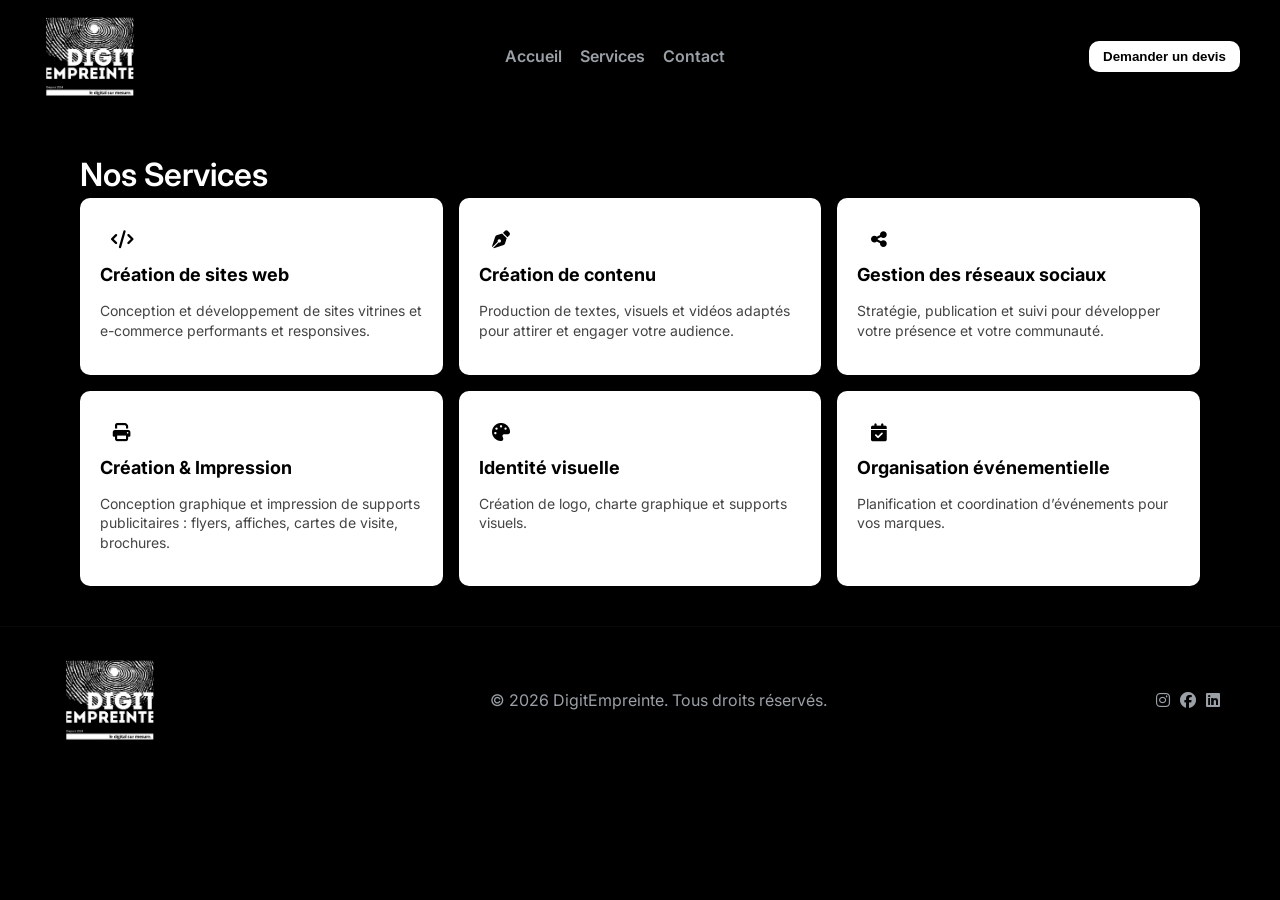
<file: services.html>
<!doctype html>
<html lang="fr">
<head>
    <meta charset="utf-8">
    <meta name="viewport" content="width=device-width,initial-scale=1">
    <title>DigitEmpreinte</title>
    <link rel="preconnect" href="https://fonts.gstatic.com">
    <link href="https://fonts.googleapis.com/css2?family=Inter:wght@300;400;600;700&display=swap" rel="stylesheet">
    <!-- Font Awesome -->
<!-- Font Awesome -->
    <link rel="stylesheet" href="https://cdnjs.cloudflare.com/ajax/libs/font-awesome/6.5.0/css/all.min.css" />
    <link rel="stylesheet" href="style.css">
</head>
<body>
<!-- HTML Header portion avec logo image -->
<header>
  <div class="container nav">
    <div class="brand">
      <img src="images/logo.png" alt="Logo Mon Agence" style="width:100px;height:auto;border-radius:8px;object-fit:cover">
    </div>
    <nav>
      <ul>
        <li><a href="index.html">Accueil</a></li>
        <li><a href="services.html">Services</a></li>
        <li><a href="contact.html">Contact</a></li>
      </ul>
    </nav>
    <div class="cta">
      <button class="btn" onclick="location.href='form.html'">Demander un devis</button>
      <button class="hamburger" id="hambBtn" aria-label="menu"><i class="fa-solid fa-bars"></i></button>
    </div>
  </div>
  <div class="mobile-nav container" id="mobileNav">
    <a href="index.html"><i class="fa-solid fa-house"></i> Accueil</a>
    <a href="services.html"><i class="fa-solid fa-gear"></i> Services</a>
    <a href="contact.html"><i class="fa-solid fa-envelope"></i> Contact</a>
  </div>
</header>

<main class="container">
    <section id="services">
      <div class="container">
        <h1>Nos Services</h1>
        <div class="services-grid">
          <a href="service-sites.html" class="service-card">
            <div class="icon" style="color: #000"><i class="fa-solid fa-code"></i></div>
            <h3>Création de sites web</h3>
            <p>Conception et développement de sites vitrines et e-commerce performants et responsives.</p>
          </a>
        
          <a href="service-contenu.html" class="service-card">
            <div class="icon" style="color: #000"><i class="fa-solid fa-pen-nib"></i></div>
            <h3>Création de contenu</h3>
            <p>Production de textes, visuels et vidéos adaptés pour attirer et engager votre audience.</p>
          </a>
          <a href="service-reseaux.html" class="service-card">
            <div class="icon" style="color: #000"><i class="fa-solid fa-share-nodes"></i></div>
            <h3>Gestion des réseaux sociaux</h3>
            <p>Stratégie, publication et suivi pour développer votre présence et votre communauté.</p>
          </a>
          <a href="service-impression.html" class="service-card">
            <div class="icon" style="color: #000"><i class="fa-solid fa-print"></i></div>
            <h3>Création & Impression</h3>
            <p>Conception graphique et impression de supports publicitaires : flyers, affiches, cartes de visite, brochures.</p>
          </a>
          <a href="service-identite.html" class="service-card">
            <div class="icon" style="color: #000"><i class="fa-solid fa-palette"></i></div>
            <h3>Identité visuelle</h3>
            <p>Création de logo, charte graphique et supports visuels.</p>
          </a>
          <a href="service-evenement.html" class="service-card">
            <div class="icon" style="color: #000"><i class="fa-solid fa-calendar-check"></i></div>
            <h3>Organisation événementielle</h3>
            <p>Planification et coordination d’événements pour vos marques.</p>
          </a>
        </div>
      </div>
    </section>
</main>

  <footer>
    <div class="container" style="display:flex;justify-content:space-between;align-items:center;gap:12px;flex-wrap:wrap">
      <div class="brand">
        <img src="images/logo.png" alt="Logo Mon Agence" style="width:100px;height:auto;border-radius:8px;object-fit:cover">
      </div>
      <div class="muted">© <span id="year"></span> DigitEmpreinte. Tous droits réservés.</div>
      <div style="display:flex;gap:10px;align-items:center">
        <a href="#" class="muted"><i class="fa-brands fa-instagram"></i></a>
        <a href="#" class="muted"><i class="fa-brands fa-facebook"></i></a>
        <a href="#" class="muted"><i class="fa-brands fa-linkedin"></i></a>
      </div>
    </div>
  </footer>

  <script src="script.js"></script>
</body>
</html>
</file>
<file: style.css>
/* style.css — Thème noir & blanc, performant, accessible */
:root{
  --white:#ffffff;
  --black:#000000;
  --muted:#9aa0a6; /* gris moyen */
  --glass:rgba(255,255,255,0.03);
  --accent:#ffffff; /* pour rappel, tout en blanc/noir */
  --radius:10px;
  --maxw:1200px;
  --pad:10px;
  --shadow: 0 6px 14px rgba(0,0,0,0.35);
  font-family: Inter, system-ui, -apple-system, 'Segoe UI', Roboto, 'Helvetica Neue', Arial, sans-serif;
}

/* Reset minimal et performant */
*{box-sizing:border-box}
html,body{height:100%}
body{margin:0;background:var(--black);color:var(--white);-webkit-font-smoothing:antialiased;line-height:1.4}
img{max-width:100%;display:block;height:auto}
a{text-decoration:none;color:inherit}

.container{max-width:var(--maxw);margin:0 auto;padding:0 20px}

/* Typo */
h1,h2,h3{margin:0;color:var(--white);font-weight:600}
h1{font-size:2rem}
h2{font-size:1.125rem}

/* Header */
header{position:sticky;top:0;background:rgba(0,0,0,0.6);backdrop-filter:blur(6px);z-index:40}
.nav{display:flex;align-items:center;justify-content:space-between;padding:12px 0}
.brand{display:flex;align-items:center;gap:10px;font-weight:700;font-size:18px;color:var(--white)}
.logo{width:44px;height:44px;border-radius:8px;background:var(--white);display:flex;align-items:center;justify-content:center;color:var(--black)}
nav ul{display:flex;gap:18px;list-style:none;margin:0;padding:0}
nav a{color:var(--muted);font-weight:600}
nav a:focus, nav a:hover{color:var(--white);outline:none}
.cta {display: flex;}
.btn{background:var(--white);color:var(--black);padding:8px 14px;border-radius:10px;border:none;font-weight:700;cursor:pointer}
.btn:focus{outline:2px solid var(--white);outline-offset:2px}

.hamburger{display:none;background:none;border:0;color:var(--muted);font-size:20px;cursor:pointer}
.mobile-nav{display:none}

/* Hero */
.hero{padding:50px 0;border-radius:12px;margin:22px 0;background-color:#0b0b0b;margin-top:0}
.hero-inner{display:flex;gap:24px;align-items:center;padding:40px}
.hero p{color:var(--muted);max-width:680px}

/* Grid / Sections */
section{padding:40px 0}
.about{display:grid;grid-template-columns:1fr 320px;gap:24px;align-items:center}
.services-grid{display:grid;grid-template-columns:repeat(3,1fr);gap:16px}
.card{background:#0b0b0b;padding:18px;border-radius:var(--radius);box-shadow:var(--shadow)}
.card p{color:var(--muted);font-size:14px}

.portfolio-grid{display:grid;grid-template-columns:repeat(3,1fr);gap:12px}
.portfolio-item{height:160px;border-radius:10px;position:relative;overflow:hidden;background-size:cover;background-position:center}
.overlay{position:absolute;inset:0;background:linear-gradient(180deg,transparent,rgba(0,0,0,0.6));display:flex;align-items:flex-end;padding:10px}

.contact-grid{display:grid;grid-template-columns:1fr 360px;gap:16px}
form input, form textarea{width:100%;padding:12px;border-radius:8px;border:1px solid rgba(255,255,255,0.06);background:transparent;color:var(--white)}

.clients{display:flex;gap:18px;flex-wrap:wrap;align-items:center}
.client{background:rgba(255,255,255,0.03);padding:14px;border-radius:10px;min-width:100px;text-align:center;color:var(--muted)}

footer{padding:28px 0;border-top:1px solid rgba(255,255,255,0.03);color:var(--muted)}

/* Accessibility and interaction improvements */
:focus{outline:none}
[tabindex]:focus{outline:2px solid var(--white);outline-offset:3px}

/* Performance: limit transforms, use will-change where beneficial */
.card, .hero-inner, .portfolio-item{will-change:transform,opacity}

/* Small utilities */
.muted{color:var(--muted)}
.icon{display:inline-flex;align-items:center;justify-content:center;width:44px;height:44px;border-radius:10px;background:rgba(255,255,255,0.03);font-size:18px;color:var(--white)}
/* Minimal print rule */
@media print{header,footer,form{display:none}body{color:#000;background:#fff}}

.clients {
  display: flex;
  flex-wrap: wrap;
  gap: 15px;
  align-items: center;
}
.client {
  text-align: center;
}
.client-img {
  width: 60px; /* ajustable selon besoin */
  height: 60px;
  background: #ffffff; /* fond blanc */
  border-radius: 8px;  /* coins arrondis */
  display: flex;
  align-items: center;
  justify-content: center;
  padding: 0px; /* espace entre l'image et le cadre */
  box-shadow: 0 4px 10px rgba(0,0,0,0.1);
}

.client-img img {
  width: 100px;   /* ajustable */
  height: 100px;  /* ajustable */
  object-fit: contain;
}

.service-card {
  display: block;
  background: #ffffff;
  color: #000000;
  padding: 20px;
  border-radius: 10px;
  text-decoration: none;
  transition: transform 0.2s ease, box-shadow 0.2s ease;
  box-shadow: 0 4px 10px rgba(0,0,0,0.08);
}

.service-card:hover {
  transform: translateY(-4px);
  box-shadow: 0 6px 14px rgba(0,0,0,0.12);
}

.service-card h3 {
  margin-bottom: 10px;
  font-size: 18px;
  font-weight: 700;
  color: #000;
}

.service-card p {
  font-size: 14px;
  color: #444;
  line-height: 1.4;
}

/* Hero Service */
.hero-service {
  position: relative;
  background: url("images/font.jpg") center/cover no-repeat;
  height: 45vh;
  display: flex;
  align-items: center;
  justify-content: center;
  text-align: center;
}

.hero-service .hero-content {
  color: #fff;
  padding: 0px;
  max-width: 800px;
}

.hero-service .hero-content h1 {
  font-size: 1.5rem;
  margin: 0px 0;
  font-weight: 500;
}

.hero-service .hero-content p {
  font-size: 1rem;
  color: #ddd;
  font-weight: normal;
  margin-top: 0px;
}

.hero-service .hero-content img {
  width: 100px;
  height: auto;
  margin: auto;
}

.service-details {
  padding: 60px 20px;
}

.service-details h2 {
  font-size: 1.5rem;
  margin-bottom: 20px;
}

.service-details p {
  margin-bottom: 30px;
  line-height: 1.6;
  color: #AAA;
}

.service-features {
  list-style: none;
  padding: 0;
  margin-bottom: 40px;
}

.service-features li {
  margin-bottom: 12px;
  font-size: 1rem;
  display: flex;
  align-items: center;
  gap: 10px;
}

.service-features i {
  color: #FFF;
}

/* Cards grid */
.cards-grid {
  display: grid;
  grid-template-columns: repeat(4, 1fr);
  gap: 20px;
  margin-top: 30px;
}

.card-card {
  background: #fff;
  border-radius: 10px;
  overflow: hidden;
  box-shadow: 0 4px 12px rgba(0,0,0,0.1);
  display: flex;
  flex-direction: column;
}

.card-card img {
  width: 100%;
  height: 40vh;
  object-fit: cover;
}

.card-content {
  padding: 0px 15px;
  margin-top: 0;
}

.card-content h3 {
  margin-top: 0;
  margin-bottom: 8px;
  font-size: 1.2rem;
}

.card-content p {
  font-size: 0.95rem;
  margin-bottom: 6px;
  color: #333;
}

.card-content strong {
  color: #000;
}

/* Hero content icons */
.hero-content i{
  font-size: 20px;
  color: #FFF;
}

/* Contact items */
.contact-item {
  padding: 60px 20px;
  display: grid;
  grid-template-columns: repeat(2, 1fr);
  gap: 30px;
  text-align: center;
}

.contact-item i {
  font-size: 2rem;
  color: #fff;
  margin-bottom: 12px;
}

.contact-item h3 {
  margin-bottom: 6px;
  font-size: 1.1rem;
}

.contact-item p {
  color: #555;
  font-size: 0.95rem;
}

.social-icons {
  display: flex;
  gap: 15px;
  justify-content: center;
  margin-top: 10px;
}

.social-icons a {
  color: #000;
  font-size: 1.5rem;
  transition: color 0.3s;
}

.social-icons a:hover {
  color: #25A63C;
}

/* Formulaire */
.contact-form {
  padding: 60px 20px;
}

.contact-form h2 {
  text-align: center;
  margin-bottom: 30px;
}

.contact-form form {
  max-width: 600px;
  margin: auto;
  display: flex;
  flex-direction: column;
  gap: 15px;
}

.contact-form input,
.contact-form textarea {
  padding: 12px;
  border: 1px solid #ccc;
  border-radius: 6px;
  font-size: 1rem;
}

.contact-form button.btn {
  width: fit-content;
  align-self: center;
  padding: 12px 30px;
  font-weight: bold;
}

/* Select style */
form select {
  width: 100%;
  padding: 12px 15px;
  font-size: 1rem;
  border: 1px solid #ccc;
  border-radius: 8px;
  background-color: #000;
  appearance: none;
  -webkit-appearance: none;
  -moz-appearance: none;
  cursor: pointer;
  color: #FFF;
  transition: border-color 0.3s, box-shadow 0.3s;
}

form select:focus {
  outline: none;
  border-color: #25A63C;
  box-shadow: 0 0 5px rgba(37, 166, 60, 0.5);
}

.select-wrapper {
  position: relative;
}

.select-wrapper::after {
  content: "\f078"; /* icône Font Awesome flèche bas */
  font-family: "Font Awesome 6 Free";
  font-weight: 900;
  position: absolute;
  right: 15px;
  top: 50%;
  transform: translateY(-50%);
  pointer-events: none;
  color: #333;
  font-size: 0.9rem;
}

/* Responsive */
/* Responsive */
@media (max-width:900px){
  .container{padding:0 20px;} /* padding normal */
  .about{grid-template-columns:1fr}
  .hero-inner{flex-direction:column;align-items:flex-start;padding:24px}
  .services-grid{grid-template-columns:repeat(2,1fr)}
  .portfolio-grid{grid-template-columns:repeat(2,1fr)}
  .contact-grid{grid-template-columns:1fr}
}

@media (max-width:768px){
  .container{padding:0 5px;} /* padding normal pour tout le site */
  form select { font-size:0.95rem; padding:10px 12px; }
  .select-wrapper::after { font-size:0.8rem; }
  .contact-grid { grid-template-columns:1fr; gap:20px; }
  .cards-grid { grid-template-columns:1fr; gap:20px; }
  .hero-service { height:50vh; }
  .hero-content h1 { font-size:1.8rem; }
  .hero-content p { font-size:1rem; }
}

@media (max-width:700px){
  nav ul{display:none}
  .hamburger{display:block}
  .mobile-nav{display:none;background:#070707;position:absolute;right:16px;top:80px;padding:12px;box-shadow:0 8px 24px rgba(0,0,0,0.6)}
  .mobile-nav a{display:block;padding:8px 12px;color:var(--muted)}
  .hero-inner{padding:18px}
  .services-grid{grid-template-columns:1fr}
  .portfolio-grid{grid-template-columns:1fr}

  /* --- CORRECTION HEADER PETIT ÉCRAN --- */
  .nav{
    display:flex;
    align-items:center;
    justify-content:space-between;
  }
  .nav .brand{flex:1;}
  .btn{margin-left:10px; flex-shrink:0;}
  .hamburger{margin-left:10px; flex-shrink:0;}
}


/* Motion preference */
@media (prefers-reduced-motion: reduce){
  * {transition:none!important;animation:none!important}
}
</file>
